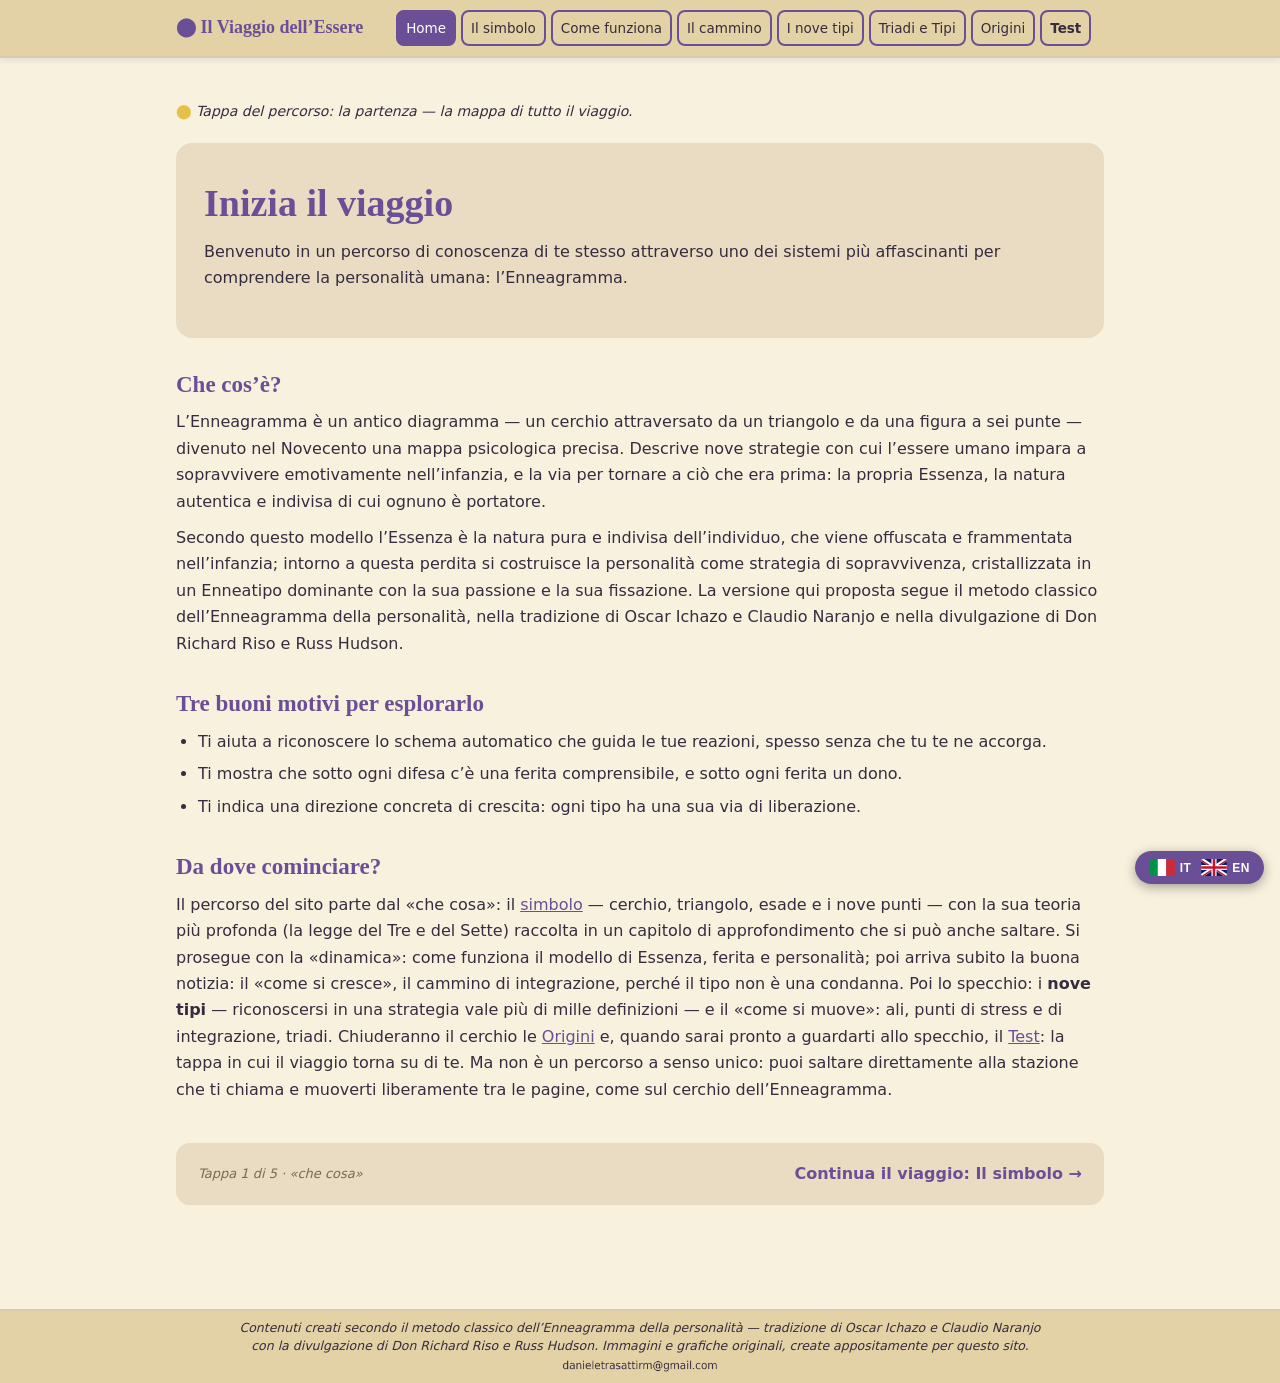
<file: index.html>
<!DOCTYPE html>
<html lang="it">
<head>
<meta charset="UTF-8">
<meta name="viewport" content="width=device-width, initial-scale=1.0">
<title>Home — Il Viaggio dell’Essere</title>
<meta name="description" content="Cos’è l’Enneagramma: un percorso di conoscenza di sé in cinque tappe, dal simbolo ai nove tipi fino al Test.">
<link rel="stylesheet" href="css/style.css?v=35">
</head>
<body>
<nav><div class="inner"><a class="logo" href="index.html">⬤ Il Viaggio dell’Essere</a><a class="nl active" href="index.html">Home</a><a class="nl" href="simbolo.html">Il simbolo</a><a class="nl" href="metodo.html">Come funziona</a><a class="nl" href="cammino.html">Il cammino</a><a class="nl" href="tipi.html">I nove tipi</a><a class="nl" href="triadi-tipi.html">Triadi e Tipi</a><a class="nl" href="origini.html">Origini</a><a class="nl" href="test.html"><strong>Test</strong></a></div></nav>
<main>
<p class="traccia"><span class="dot">⬤</span> Tappa del percorso: la partenza — la mappa di tutto il viaggio.</p>

<div class="hero"><h1>Inizia il viaggio</h1>
<p>Benvenuto in un percorso di conoscenza di te stesso attraverso uno dei sistemi più affascinanti per comprendere la personalità umana: l’Enneagramma.</p></div>
<h2>Che cos’è?</h2>
<p>L’Enneagramma è un antico diagramma — un cerchio attraversato da un triangolo e da una figura a sei punte — divenuto nel Novecento una mappa psicologica precisa. Descrive nove strategie con cui l’essere umano impara a sopravvivere emotivamente nell’infanzia, e la via per tornare a ciò che era prima: la propria Essenza, la natura autentica e indivisa di cui ognuno è portatore.</p>
<p>Secondo questo modello l’Essenza è la natura pura e indivisa dell’individuo, che viene offuscata e frammentata nell’infanzia; intorno a questa perdita si costruisce la personalità come strategia di sopravvivenza, cristallizzata in un Enneatipo dominante con la sua passione e la sua fissazione. La versione qui proposta segue il metodo classico dell’Enneagramma della personalità, nella tradizione di Oscar Ichazo e Claudio Naranjo e nella divulgazione di Don Richard Riso e Russ Hudson.</p>
<h2>Tre buoni motivi per esplorarlo</h2>
<ul class="blist">
<li>Ti aiuta a riconoscere lo schema automatico che guida le tue reazioni, spesso senza che tu te ne accorga.</li>
<li>Ti mostra che sotto ogni difesa c’è una ferita comprensibile, e sotto ogni ferita un dono.</li>
<li>Ti indica una direzione concreta di crescita: ogni tipo ha una sua via di liberazione.</li></ul>
<h2>Da dove cominciare?</h2>
<p>Il percorso del sito parte dal «che cosa»: il <a href="simbolo.html">simbolo</a> — cerchio, triangolo, esade e i nove punti — con la sua teoria più profonda (la legge del Tre e del Sette) raccolta in un capitolo di approfondimento che si può anche saltare. Si prosegue con la «dinamica»: come funziona il modello di Essenza, ferita e personalità; poi arriva subito la buona notizia: il «come si cresce», il cammino di integrazione, perché il tipo non è una condanna. Poi lo specchio: i <strong>nove tipi</strong> — riconoscersi in una strategia vale più di mille definizioni — e il «come si muove»: ali, punti di stress e di integrazione, triadi. Chiuderanno il cerchio le <a href="origini.html">Origini</a> e, quando sarai pronto a guardarti allo specchio, il <a href="test.html">Test</a>: la tappa in cui il viaggio torna su di te. Ma non è un percorso a senso unico: puoi saltare direttamente alla stazione che ti chiama e muoverti liberamente tra le pagine, come sul cerchio dell’Enneagramma.</p>


<div class="next"><span class="stage">Tappa 1 di 5 · «che cosa»</span><a href="simbolo.html">Continua il viaggio: Il simbolo →</a></div>
</main>
<footer><p class="note">Contenuti creati secondo il metodo classico dell’Enneagramma della personalità — tradizione di Oscar Ichazo e Claudio Naranjo<br>con la divulgazione di Don Richard Riso e Russ Hudson. Immagini e grafiche originali, create appositamente per questo sito.</p>
<p class="webmaster"><img class="wm-mail" src="assets/img/08_webmaster_email.png" alt="Indirizzo email del webmaster"></p></footer>
<div id="google_translate_element" style="display:none"></div>
<script>
function googleTranslateElementInit(){new google.translate.TranslateElement({pageLanguage:'it',includedLanguages:'en',autoDisplay:false},'google_translate_element');}
function switchLang(l){var d=new Date();d.setTime(d.getTime()+86400000);if(l==='it'){document.cookie='googtrans=;expires=Thu, 01 Jan 1970 00:00:00 GMT;path=/';}else{document.cookie='googtrans=/it/'+l+';expires='+d.toUTCString()+';path=/';}location.reload();return false;}
window.addEventListener('load',function(){var m=document.cookie.match(/googtrans=\/it\/(\w+)/);if(m&&m[1]!='it'){document.querySelectorAll('[data-en]').forEach(function(a){if(a.tagName==='IMG'){a.src=a.getAttribute('data-en');}else{a.href=a.getAttribute('data-en');}});}});</script>
<script src="https://translate.google.com/translate_a/element.js?cb=googleTranslateElementInit"></script>
<script src="assets/js/translate-fixes.js"></script>
<div class="lang-float" title="Lingua / Language"><a href="#" onclick="return switchLang('it')" aria-label="Italiano" title="Italiano"><svg class="flag" viewBox="0 0 60 40" role="img" aria-label="IT"><rect width="20" height="40" fill="#009246"></rect><rect x="20" width="20" height="40" fill="#ffffff"></rect><rect x="40" width="20" height="40" fill="#CE2B37"></rect></svg><span>IT</span></a><a href="#" onclick="return switchLang('en')" aria-label="English" title="English"><svg class="flag" viewBox="0 0 60 40" role="img" aria-label="EN"><rect width="60" height="40" fill="#012169"></rect><path d="M0 0 L60 40 M60 0 L0 40" stroke="#ffffff" stroke-width="8" fill="none"></path><path d="M0 3 L57 40 M60 3 L3 40" stroke="#C8102E" stroke-width="3.5" fill="none"></path><path d="M30 0 V40 M0 20 H60" stroke="#ffffff" stroke-width="12" fill="none"></path><path d="M30 0 V40 M0 20 H60" stroke="#C8102E" stroke-width="6" fill="none"></path></svg><span>EN</span></a></div>
</body>
</html>
</file>
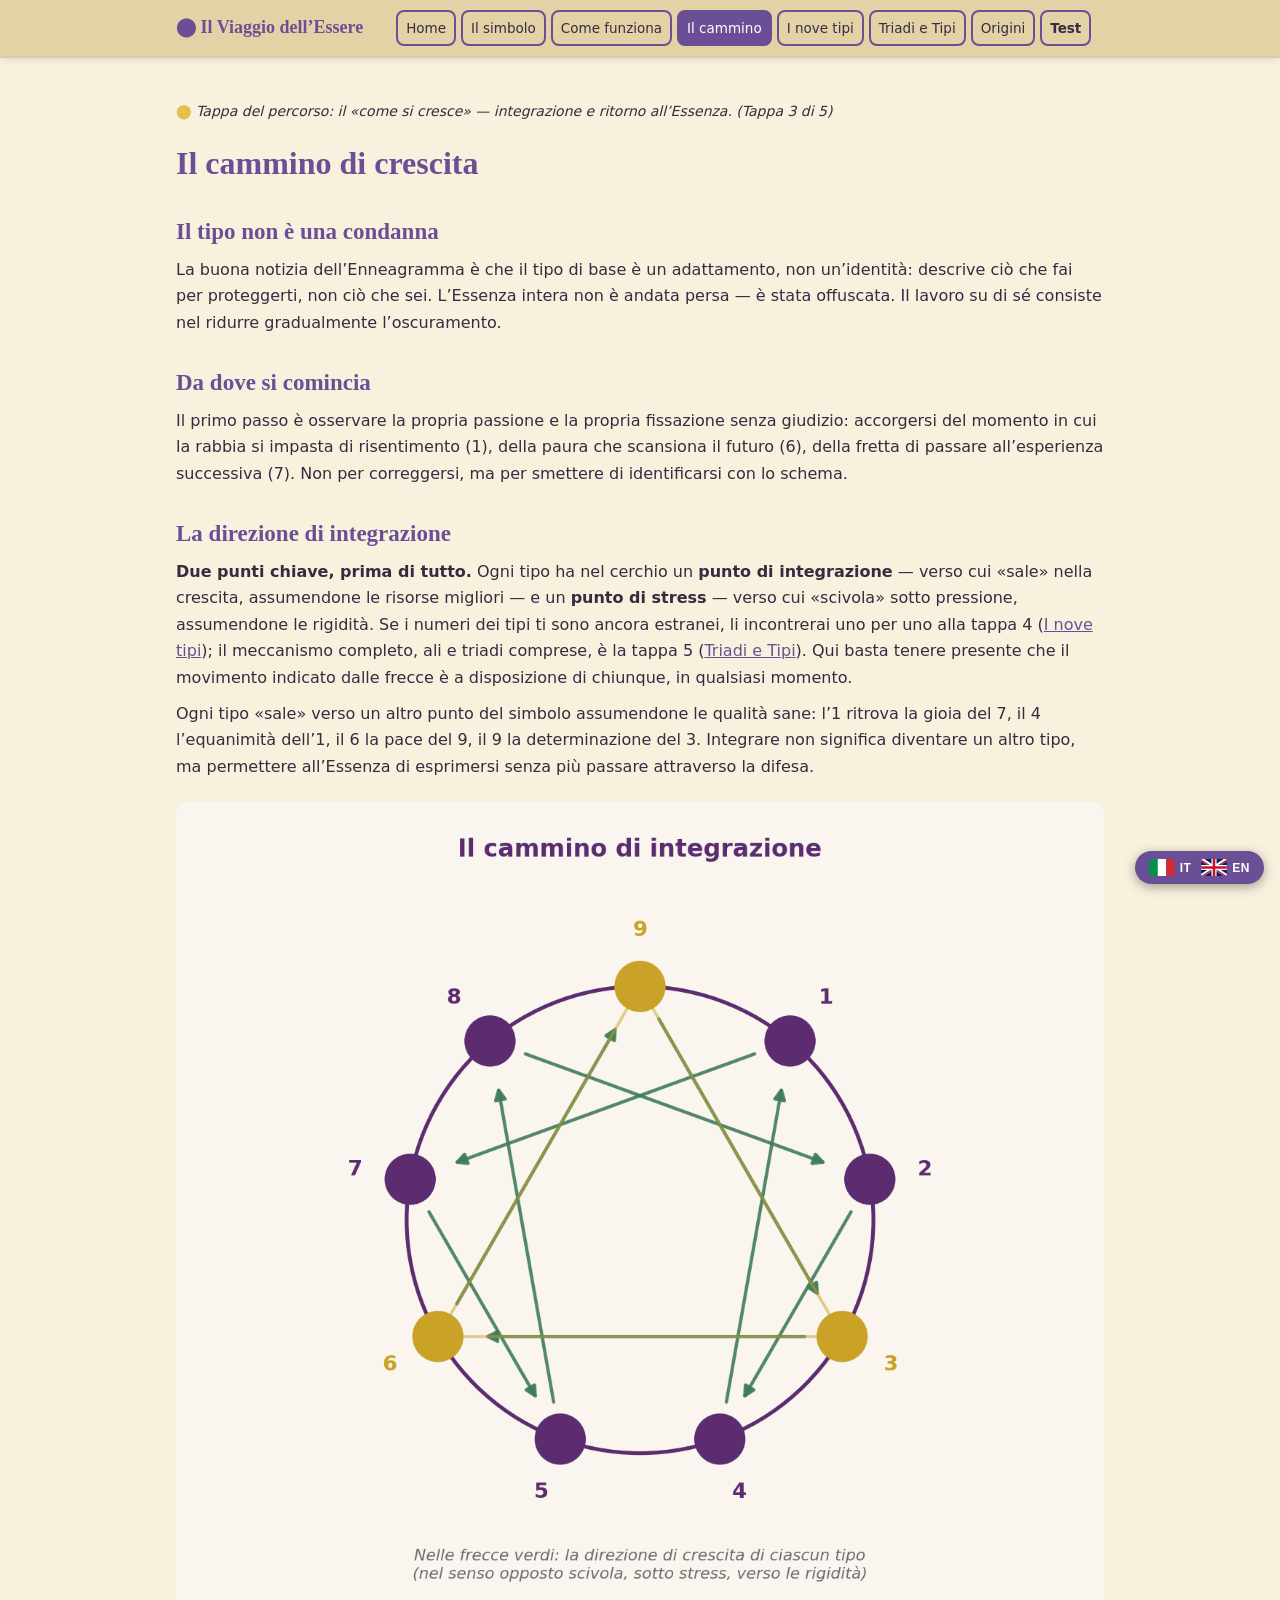
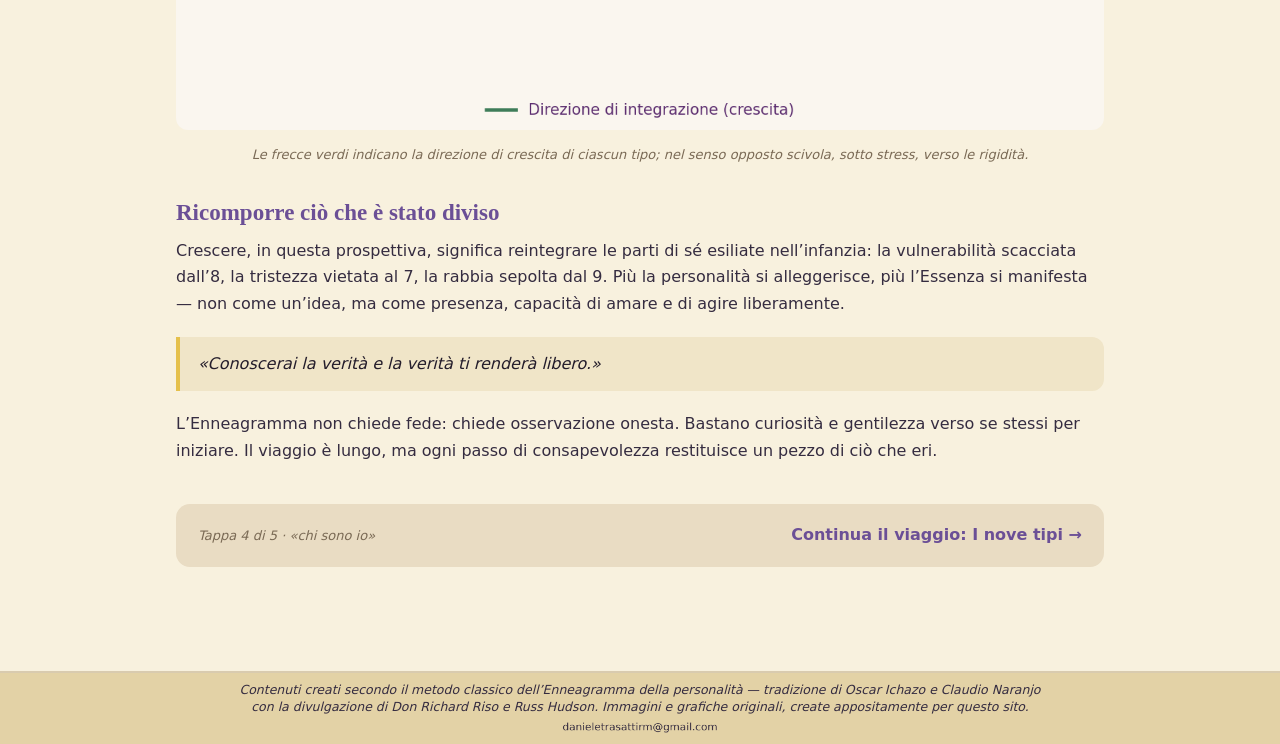
<file: cammino.html>
<!DOCTYPE html>
<html lang="it">
<head>
<meta charset="UTF-8">
<meta name="viewport" content="width=device-width, initial-scale=1.0">
<title>Il cammino di crescita — Il Viaggio dell’Essere</title>
<meta name="description" content="Il lavoro su di sé: osservazione, direzione di integrazione, ricomposizione dell’Essenza.">
<link rel="stylesheet" href="css/style.css?v=35">
</head>
<body>
<nav><div class="inner"><a class="logo" href="index.html">⬤ Il Viaggio dell’Essere</a><a class="nl" href="index.html">Home</a><a class="nl" href="simbolo.html">Il simbolo</a><a class="nl" href="metodo.html">Come funziona</a><a class="nl active" href="cammino.html">Il cammino</a><a class="nl" href="tipi.html">I nove tipi</a><a class="nl" href="triadi-tipi.html">Triadi e Tipi</a><a class="nl" href="origini.html">Origini</a><a class="nl" href="test.html"><strong>Test</strong></a></div></nav>
<main>
<p class="traccia"><span class="dot">⬤</span> Tappa del percorso: il «come si cresce» — integrazione e ritorno all’Essenza. (Tappa 3 di 5)</p>

<h1>Il cammino di crescita</h1>
<h2>Il tipo non è una condanna</h2>
<p>La buona notizia dell’Enneagramma è che il tipo di base è un adattamento, non un’identità: descrive ciò che fai per proteggerti, non ciò che sei. L’Essenza intera non è andata persa — è stata offuscata. Il lavoro su di sé consiste nel ridurre gradualmente l’oscuramento.</p>
<h2>Da dove si comincia</h2>
<p>Il primo passo è osservare la propria passione e la propria fissazione senza giudizio: accorgersi del momento in cui la rabbia si impasta di risentimento (1), della paura che scansiona il futuro (6), della fretta di passare all’esperienza successiva (7). Non per correggersi, ma per smettere di identificarsi con lo schema.</p>
<h2>La direzione di integrazione</h2>
<p><strong>Due punti chiave, prima di tutto.</strong> Ogni tipo ha nel cerchio un <strong>punto di integrazione</strong> — verso cui «sale» nella crescita, assumendone le risorse migliori — e un <strong>punto di stress</strong> — verso cui «scivola» sotto pressione, assumendone le rigidità. Se i numeri dei tipi ti sono ancora estranei, li incontrerai uno per uno alla tappa 4 (<a href="tipi.html">I nove tipi</a>); il meccanismo completo, ali e triadi comprese, è la tappa 5 (<a href="triadi-tipi.html">Triadi e Tipi</a>). Qui basta tenere presente che il movimento indicato dalle frecce è a disposizione di chiunque, in qualsiasi momento.</p>
<p>Ogni tipo «sale» verso un altro punto del simbolo assumendone le qualità sane: l’1 ritrova la gioia del 7, il 4 l’equanimità dell’1, il 6 la pace del 9, il 9 la determinazione del 3. Integrare non significa diventare un altro tipo, ma permettere all’Essenza di esprimersi senza più passare attraverso la difesa.</p>
<div class="fig"><img src="assets/img/04_cammino_integrazione.png" data-en="assets/img/en/04_cammino_integrazione.png" alt="Il cerchio con le frecce verdi della direzione di integrazione">
<figcaption>Le frecce verdi indicano la direzione di crescita di ciascun tipo; nel senso opposto scivola, sotto stress, verso le rigidità.</figcaption></div>
<h2>Ricomporre ciò che è stato diviso</h2>
<p>Crescere, in questa prospettiva, significa reintegrare le parti di sé esiliate nell’infanzia: la vulnerabilità scacciata dall’8, la tristezza vietata al 7, la rabbia sepolta dal 9. Più la personalità si alleggerisce, più l’Essenza si manifesta — non come un’idea, ma come presenza, capacità di amare e di agire liberamente.</p>
<div class="quote">«Conoscerai la verità e la verità ti renderà libero.»</div>
<p>L’Enneagramma non chiede fede: chiede osservazione onesta. Bastano curiosità e gentilezza verso se stessi per iniziare. Il viaggio è lungo, ma ogni passo di consapevolezza restituisce un pezzo di ciò che eri.</p>

<div class="next"><span class="stage">Tappa 4 di 5 · «chi sono io»</span><a href="tipi.html">Continua il viaggio: I nove tipi →</a></div>
</main>
<footer><p class="note">Contenuti creati secondo il metodo classico dell’Enneagramma della personalità — tradizione di Oscar Ichazo e Claudio Naranjo<br>con la divulgazione di Don Richard Riso e Russ Hudson. Immagini e grafiche originali, create appositamente per questo sito.</p>
<p class="webmaster"><img class="wm-mail" src="assets/img/08_webmaster_email.png" alt="Indirizzo email del webmaster"></p></footer>
<div id="google_translate_element" style="display:none"></div>
<script>
function googleTranslateElementInit(){new google.translate.TranslateElement({pageLanguage:'it',includedLanguages:'en',autoDisplay:false},'google_translate_element');}
function switchLang(l){var d=new Date();d.setTime(d.getTime()+86400000);if(l==='it'){document.cookie='googtrans=;expires=Thu, 01 Jan 1970 00:00:00 GMT;path=/';}else{document.cookie='googtrans=/it/'+l+';expires='+d.toUTCString()+';path=/';}location.reload();return false;}
window.addEventListener('load',function(){var m=document.cookie.match(/googtrans=\/it\/(\w+)/);if(m&&m[1]!='it'){document.querySelectorAll('[data-en]').forEach(function(a){if(a.tagName==='IMG'){a.src=a.getAttribute('data-en');}else{a.href=a.getAttribute('data-en');}});}});</script>
<script src="https://translate.google.com/translate_a/element.js?cb=googleTranslateElementInit"></script>
<script src="assets/js/translate-fixes.js"></script>
<div class="lang-float" title="Lingua / Language"><a href="#" onclick="return switchLang('it')" aria-label="Italiano" title="Italiano"><svg class="flag" viewBox="0 0 60 40" role="img" aria-label="IT"><rect width="20" height="40" fill="#009246"></rect><rect x="20" width="20" height="40" fill="#ffffff"></rect><rect x="40" width="20" height="40" fill="#CE2B37"></rect></svg><span>IT</span></a><a href="#" onclick="return switchLang('en')" aria-label="English" title="English"><svg class="flag" viewBox="0 0 60 40" role="img" aria-label="EN"><rect width="60" height="40" fill="#012169"></rect><path d="M0 0 L60 40 M60 0 L0 40" stroke="#ffffff" stroke-width="8" fill="none"></path><path d="M0 3 L57 40 M60 3 L3 40" stroke="#C8102E" stroke-width="3.5" fill="none"></path><path d="M30 0 V40 M0 20 H60" stroke="#ffffff" stroke-width="12" fill="none"></path><path d="M30 0 V40 M0 20 H60" stroke="#C8102E" stroke-width="6" fill="none"></path></svg><span>EN</span></a></div>
</body>
</html>
</file>
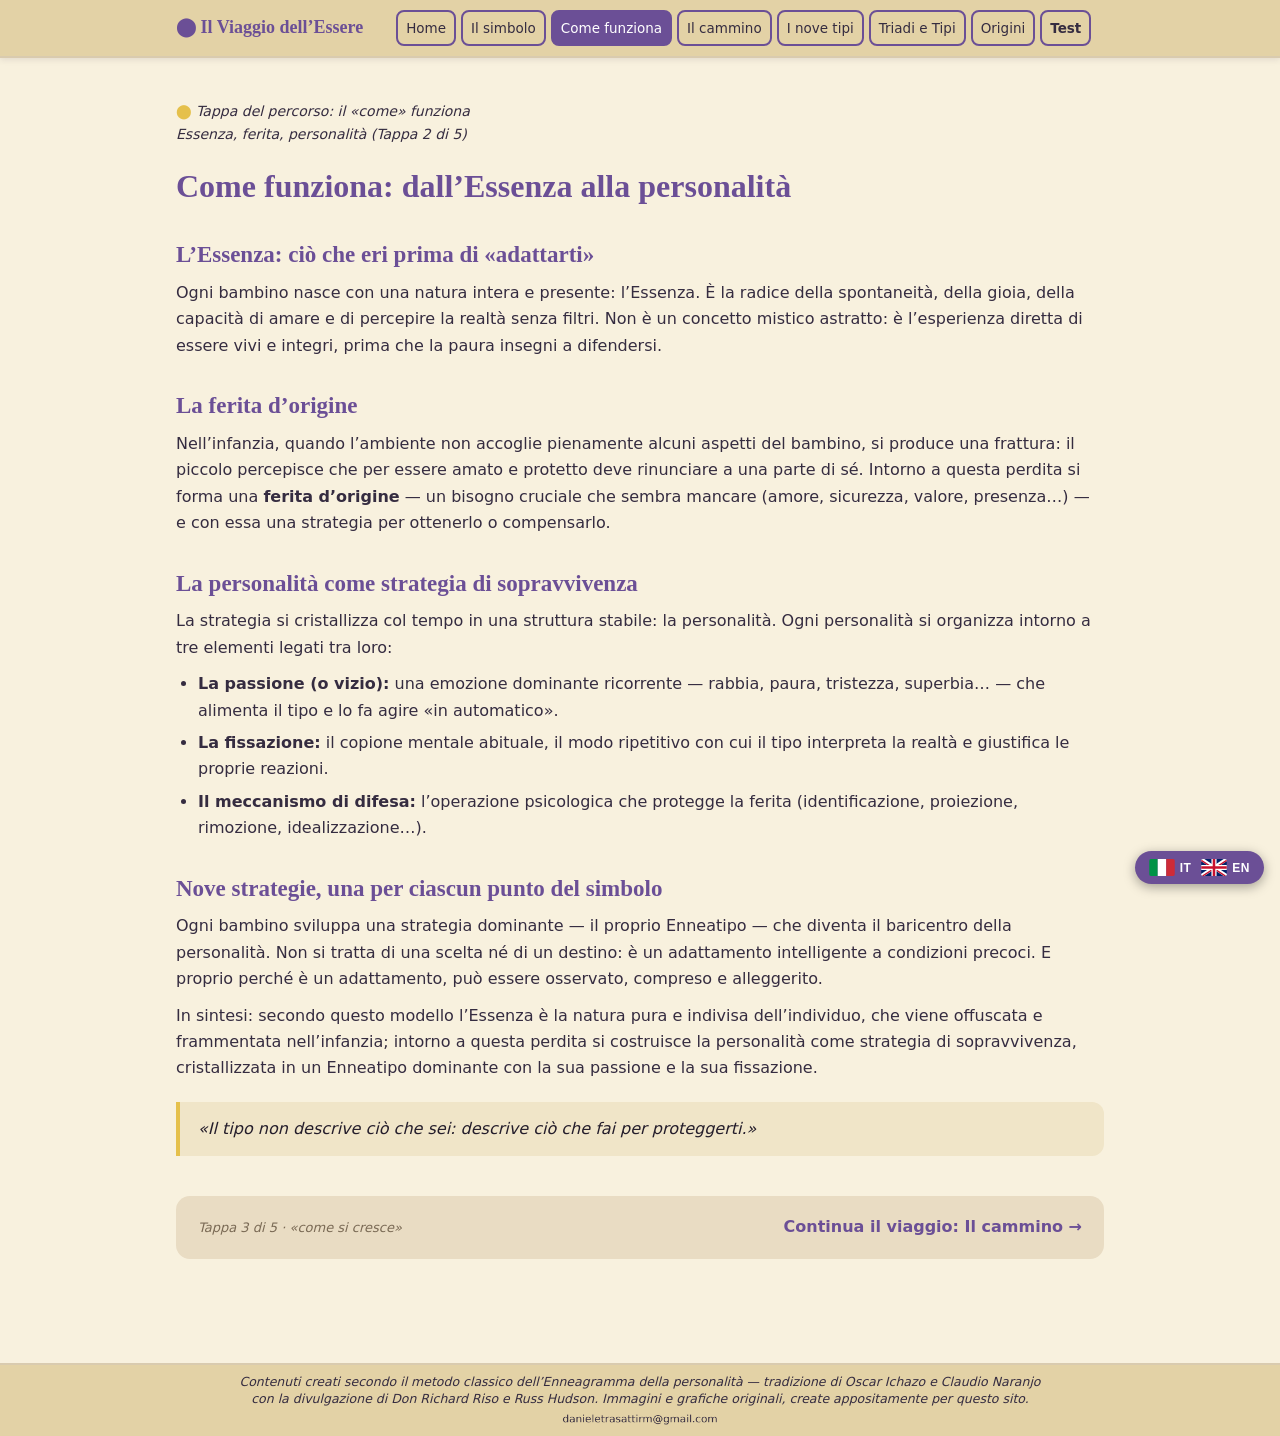
<file: metodo.html>
<!DOCTYPE html>
<html lang="it">
<head>
<meta charset="UTF-8">
<meta name="viewport" content="width=device-width, initial-scale=1.0">
<title>Come funziona — Il Viaggio dell’Essere</title>
<meta name="description" content="Essenza, ferita d’origine e personalità: il modello dell’Enneagramma classico spiegato semplice.">
<link rel="stylesheet" href="css/style.css?v=35">
</head>
<body>
<nav><div class="inner"><a class="logo" href="index.html">⬤ Il Viaggio dell’Essere</a><a class="nl" href="index.html">Home</a><a class="nl" href="simbolo.html">Il simbolo</a><a class="nl active" href="metodo.html">Come funziona</a><a class="nl" href="cammino.html">Il cammino</a><a class="nl" href="tipi.html">I nove tipi</a><a class="nl" href="triadi-tipi.html">Triadi e Tipi</a><a class="nl" href="origini.html">Origini</a><a class="nl" href="test.html"><strong>Test</strong></a></div></nav>
<main>
<p class="traccia"><span class="dot">⬤</span> Tappa del percorso: il «come» funziona<br>Essenza, ferita, personalità (Tappa 2 di 5)</p>

<h1>Come funziona: dall’Essenza alla personalità</h1>
<h2>L’Essenza: ciò che eri prima di «adattarti»</h2>
<p>Ogni bambino nasce con una natura intera e presente: l’Essenza. È la radice della spontaneità, della gioia, della capacità di amare e di percepire la realtà senza filtri. Non è un concetto mistico astratto: è l’esperienza diretta di essere vivi e integri, prima che la paura insegni a difendersi.</p>
<h2>La ferita d’origine</h2>
<p>Nell’infanzia, quando l’ambiente non accoglie pienamente alcuni aspetti del bambino, si produce una frattura: il piccolo percepisce che per essere amato e protetto deve rinunciare a una parte di sé. Intorno a questa perdita si forma una <strong>ferita d’origine</strong> — un bisogno cruciale che sembra mancare (amore, sicurezza, valore, presenza…) — e con essa una strategia per ottenerlo o compensarlo.</p>
<h2>La personalità come strategia di sopravvivenza</h2>
<p>La strategia si cristallizza col tempo in una struttura stabile: la personalità. Ogni personalità si organizza intorno a tre elementi legati tra loro:</p>
<ul class="blist">
<li><strong>La passione (o vizio):</strong> una emozione dominante ricorrente — rabbia, paura, tristezza, superbia… — che alimenta il tipo e lo fa agire «in automatico».</li>
<li><strong>La fissazione:</strong> il copione mentale abituale, il modo ripetitivo con cui il tipo interpreta la realtà e giustifica le proprie reazioni.</li>
<li><strong>Il meccanismo di difesa:</strong> l’operazione psicologica che protegge la ferita (identificazione, proiezione, rimozione, idealizzazione…).</li></ul>
<h2>Nove strategie, una per ciascun punto del simbolo</h2>
<p>Ogni bambino sviluppa una strategia dominante — il proprio Enneatipo — che diventa il baricentro della personalità. Non si tratta di una scelta né di un destino: è un adattamento intelligente a condizioni precoci. E proprio perché è un adattamento, può essere osservato, compreso e alleggerito.</p>
<p>In sintesi: secondo questo modello l’Essenza è la natura pura e indivisa dell’individuo, che viene offuscata e frammentata nell’infanzia; intorno a questa perdita si costruisce la personalità come strategia di sopravvivenza, cristallizzata in un Enneatipo dominante con la sua passione e la sua fissazione.</p>
<div class="quote">«Il tipo non descrive ciò che sei: descrive ciò che fai per proteggerti.»</div>

<div class="next"><span class="stage">Tappa 3 di 5 · «come si cresce»</span><a href="cammino.html">Continua il viaggio: Il cammino →</a></div>
</main>
<footer><p class="note">Contenuti creati secondo il metodo classico dell’Enneagramma della personalità — tradizione di Oscar Ichazo e Claudio Naranjo<br>con la divulgazione di Don Richard Riso e Russ Hudson. Immagini e grafiche originali, create appositamente per questo sito.</p>
<p class="webmaster"><img class="wm-mail" src="assets/img/08_webmaster_email.png" alt="Indirizzo email del webmaster"></p></footer>
<div id="google_translate_element" style="display:none"></div>
<script>
function googleTranslateElementInit(){new google.translate.TranslateElement({pageLanguage:'it',includedLanguages:'en',autoDisplay:false},'google_translate_element');}
function switchLang(l){var d=new Date();d.setTime(d.getTime()+86400000);if(l==='it'){document.cookie='googtrans=;expires=Thu, 01 Jan 1970 00:00:00 GMT;path=/';}else{document.cookie='googtrans=/it/'+l+';expires='+d.toUTCString()+';path=/';}location.reload();return false;}
window.addEventListener('load',function(){var m=document.cookie.match(/googtrans=\/it\/(\w+)/);if(m&&m[1]!='it'){document.querySelectorAll('[data-en]').forEach(function(a){if(a.tagName==='IMG'){a.src=a.getAttribute('data-en');}else{a.href=a.getAttribute('data-en');}});}});</script>
<script src="https://translate.google.com/translate_a/element.js?cb=googleTranslateElementInit"></script>
<script src="assets/js/translate-fixes.js"></script>
<div class="lang-float" title="Lingua / Language"><a href="#" onclick="return switchLang('it')" aria-label="Italiano" title="Italiano"><svg class="flag" viewBox="0 0 60 40" role="img" aria-label="IT"><rect width="20" height="40" fill="#009246"></rect><rect x="20" width="20" height="40" fill="#ffffff"></rect><rect x="40" width="20" height="40" fill="#CE2B37"></rect></svg><span>IT</span></a><a href="#" onclick="return switchLang('en')" aria-label="English" title="English"><svg class="flag" viewBox="0 0 60 40" role="img" aria-label="EN"><rect width="60" height="40" fill="#012169"></rect><path d="M0 0 L60 40 M60 0 L0 40" stroke="#ffffff" stroke-width="8" fill="none"></path><path d="M0 3 L57 40 M60 3 L3 40" stroke="#C8102E" stroke-width="3.5" fill="none"></path><path d="M30 0 V40 M0 20 H60" stroke="#ffffff" stroke-width="12" fill="none"></path><path d="M30 0 V40 M0 20 H60" stroke="#C8102E" stroke-width="6" fill="none"></path></svg><span>EN</span></a></div>
</body>
</html>
</file>
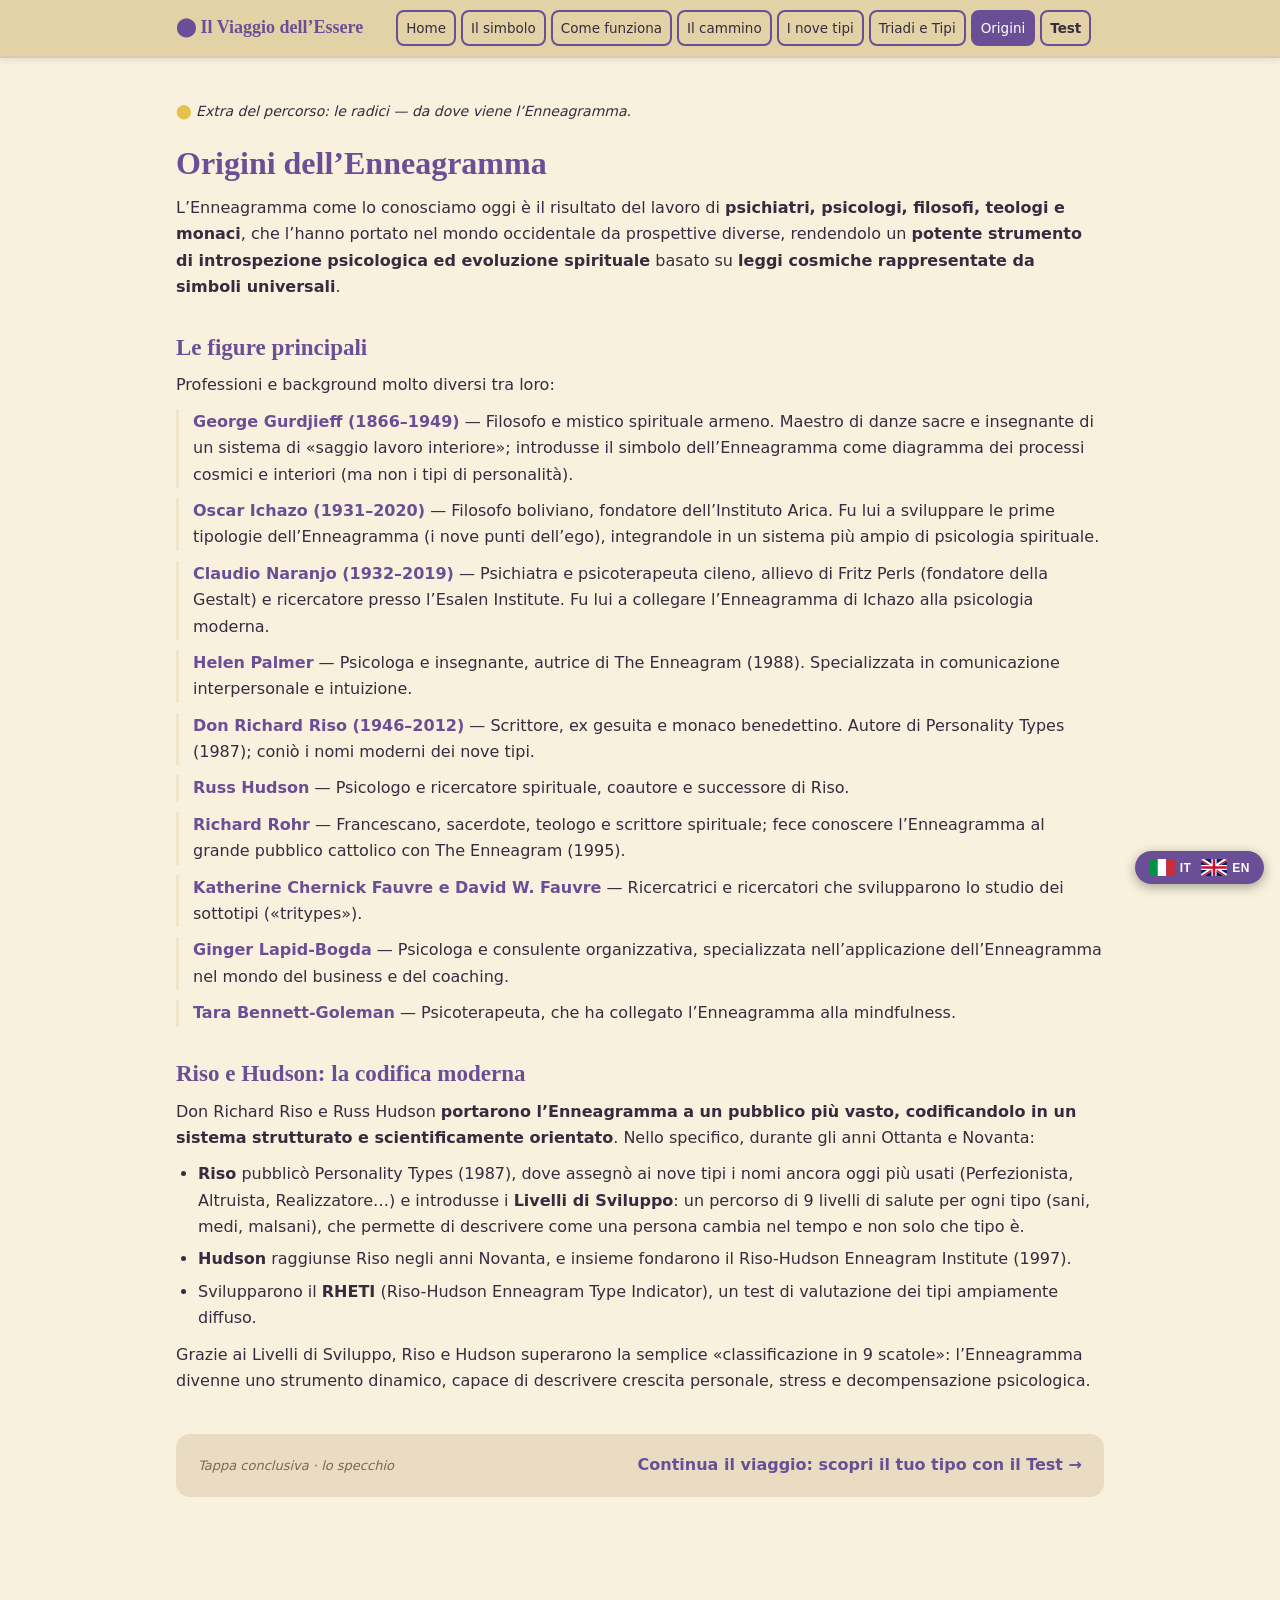
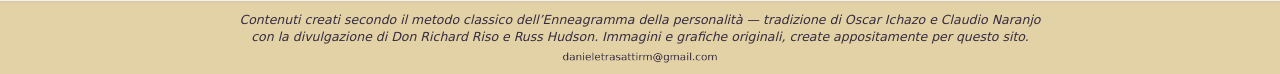
<file: origini.html>
<!DOCTYPE html>
<html lang="it">
<head>
<meta charset="UTF-8">
<meta name="viewport" content="width=device-width, initial-scale=1.0">
<title>Origini dell’Enneagramma — Il Viaggio dell’Essere</title>
<meta name="description" content="Le figure e le tappe che hanno portato il simbolo dall’antichità alla psicologia moderna.">
<link rel="stylesheet" href="css/style.css?v=35">
</head>
<body>
<nav><div class="inner"><a class="logo" href="index.html">⬤ Il Viaggio dell’Essere</a><a class="nl" href="index.html">Home</a><a class="nl" href="simbolo.html">Il simbolo</a><a class="nl" href="metodo.html">Come funziona</a><a class="nl" href="cammino.html">Il cammino</a><a class="nl" href="tipi.html">I nove tipi</a><a class="nl" href="triadi-tipi.html">Triadi e Tipi</a><a class="nl active" href="origini.html">Origini</a><a class="nl" href="test.html"><strong>Test</strong></a></div></nav>
<main>
<p class="traccia"><span class="dot">⬤</span> Extra del percorso: le radici — da dove viene l’Enneagramma.</p>

<h1>Origini dell’Enneagramma</h1>
<p>L’Enneagramma come lo conosciamo oggi è il risultato del lavoro di <strong>psichiatri, psicologi, filosofi, teologi e monaci</strong>, che l’hanno portato nel mondo occidentale da prospettive diverse, rendendolo un <strong>potente strumento di introspezione psicologica ed evoluzione spirituale</strong> basato su <strong>leggi cosmiche rappresentate da simboli universali</strong>.</p>
<h2>Le figure principali</h2>
<p>Professioni e background molto diversi tra loro:</p>
<p class="persona"><b>George Gurdjieff (1866–1949)</b> — Filosofo e mistico spirituale armeno. Maestro di danze sacre e insegnante di un sistema di «saggio lavoro interiore»; introdusse il simbolo dell’Enneagramma come diagramma dei processi cosmici e interiori (ma non i tipi di personalità).</p><p class="persona"><b>Oscar Ichazo (1931–2020)</b> — Filosofo boliviano, fondatore dell’Instituto Arica. Fu lui a sviluppare le prime tipologie dell’Enneagramma (i nove punti dell’ego), integrandole in un sistema più ampio di psicologia spirituale.</p><p class="persona"><b>Claudio Naranjo (1932–2019)</b> — Psichiatra e psicoterapeuta cileno, allievo di Fritz Perls (fondatore della Gestalt) e ricercatore presso l’Esalen Institute. Fu lui a collegare l’Enneagramma di Ichazo alla psicologia moderna.</p><p class="persona"><b>Helen Palmer</b> — Psicologa e insegnante, autrice di The Enneagram (1988). Specializzata in comunicazione interpersonale e intuizione.</p><p class="persona"><b>Don Richard Riso (1946–2012)</b> — Scrittore, ex gesuita e monaco benedettino. Autore di Personality Types (1987); coniò i nomi moderni dei nove tipi.</p><p class="persona"><b>Russ Hudson</b> — Psicologo e ricercatore spirituale, coautore e successore di Riso.</p><p class="persona"><b>Richard Rohr</b> — Francescano, sacerdote, teologo e scrittore spirituale; fece conoscere l’Enneagramma al grande pubblico cattolico con The Enneagram (1995).</p><p class="persona"><b>Katherine Chernick Fauvre e David W. Fauvre</b> — Ricercatrici e ricercatori che svilupparono lo studio dei sottotipi («tritypes»).</p><p class="persona"><b>Ginger Lapid-Bogda</b> — Psicologa e consulente organizzativa, specializzata nell’applicazione dell’Enneagramma nel mondo del business e del coaching.</p><p class="persona"><b>Tara Bennett-Goleman</b> — Psicoterapeuta, che ha collegato l’Enneagramma alla mindfulness.</p>
<h2>Riso e Hudson: la codifica moderna</h2>
<p>Don Richard Riso e Russ Hudson <strong>portarono l’Enneagramma a un pubblico più vasto, codificandolo in un sistema strutturato e scientificamente orientato</strong>. Nello specifico, durante gli anni Ottanta e Novanta:</p>
<ul class="blist">
<li><strong>Riso</strong> pubblicò Personality Types (1987), dove assegnò ai nove tipi i nomi ancora oggi più usati (Perfezionista, Altruista, Realizzatore…) e introdusse i <strong>Livelli di Sviluppo</strong>: un percorso di 9 livelli di salute per ogni tipo (sani, medi, malsani), che permette di descrivere come una persona cambia nel tempo e non solo che tipo è.</li>
<li><strong>Hudson</strong> raggiunse Riso negli anni Novanta, e insieme fondarono il Riso-Hudson Enneagram Institute (1997).</li>
<li>Svilupparono il <strong>RHETI</strong> (Riso-Hudson Enneagram Type Indicator), un test di valutazione dei tipi ampiamente diffuso.</li></ul>
<p>Grazie ai Livelli di Sviluppo, Riso e Hudson superarono la semplice «classificazione in 9 scatole»: l’Enneagramma divenne uno strumento dinamico, capace di descrivere crescita personale, stress e decompensazione psicologica.</p>

<div class="next"><span class="stage">Tappa conclusiva · lo specchio</span><a href="test.html">Continua il viaggio: scopri il tuo tipo con il Test →</a></div>
</main>
<footer><p class="note">Contenuti creati secondo il metodo classico dell’Enneagramma della personalità — tradizione di Oscar Ichazo e Claudio Naranjo<br>con la divulgazione di Don Richard Riso e Russ Hudson. Immagini e grafiche originali, create appositamente per questo sito.</p>
<p class="webmaster"><img class="wm-mail" src="assets/img/08_webmaster_email.png" alt="Indirizzo email del webmaster"></p></footer>
<div id="google_translate_element" style="display:none"></div>
<script>
function googleTranslateElementInit(){new google.translate.TranslateElement({pageLanguage:'it',includedLanguages:'en',autoDisplay:false},'google_translate_element');}
function switchLang(l){var d=new Date();d.setTime(d.getTime()+86400000);if(l==='it'){document.cookie='googtrans=;expires=Thu, 01 Jan 1970 00:00:00 GMT;path=/';}else{document.cookie='googtrans=/it/'+l+';expires='+d.toUTCString()+';path=/';}location.reload();return false;}
window.addEventListener('load',function(){var m=document.cookie.match(/googtrans=\/it\/(\w+)/);if(m&&m[1]!='it'){document.querySelectorAll('[data-en]').forEach(function(a){if(a.tagName==='IMG'){a.src=a.getAttribute('data-en');}else{a.href=a.getAttribute('data-en');}});}});</script>
<script src="https://translate.google.com/translate_a/element.js?cb=googleTranslateElementInit"></script>
<script src="assets/js/translate-fixes.js"></script>
<div class="lang-float" title="Lingua / Language"><a href="#" onclick="return switchLang('it')" aria-label="Italiano" title="Italiano"><svg class="flag" viewBox="0 0 60 40" role="img" aria-label="IT"><rect width="20" height="40" fill="#009246"></rect><rect x="20" width="20" height="40" fill="#ffffff"></rect><rect x="40" width="20" height="40" fill="#CE2B37"></rect></svg><span>IT</span></a><a href="#" onclick="return switchLang('en')" aria-label="English" title="English"><svg class="flag" viewBox="0 0 60 40" role="img" aria-label="EN"><rect width="60" height="40" fill="#012169"></rect><path d="M0 0 L60 40 M60 0 L0 40" stroke="#ffffff" stroke-width="8" fill="none"></path><path d="M0 3 L57 40 M60 3 L3 40" stroke="#C8102E" stroke-width="3.5" fill="none"></path><path d="M30 0 V40 M0 20 H60" stroke="#ffffff" stroke-width="12" fill="none"></path><path d="M30 0 V40 M0 20 H60" stroke="#C8102E" stroke-width="6" fill="none"></path></svg><span>EN</span></a></div>
</body>
</html>
</file>
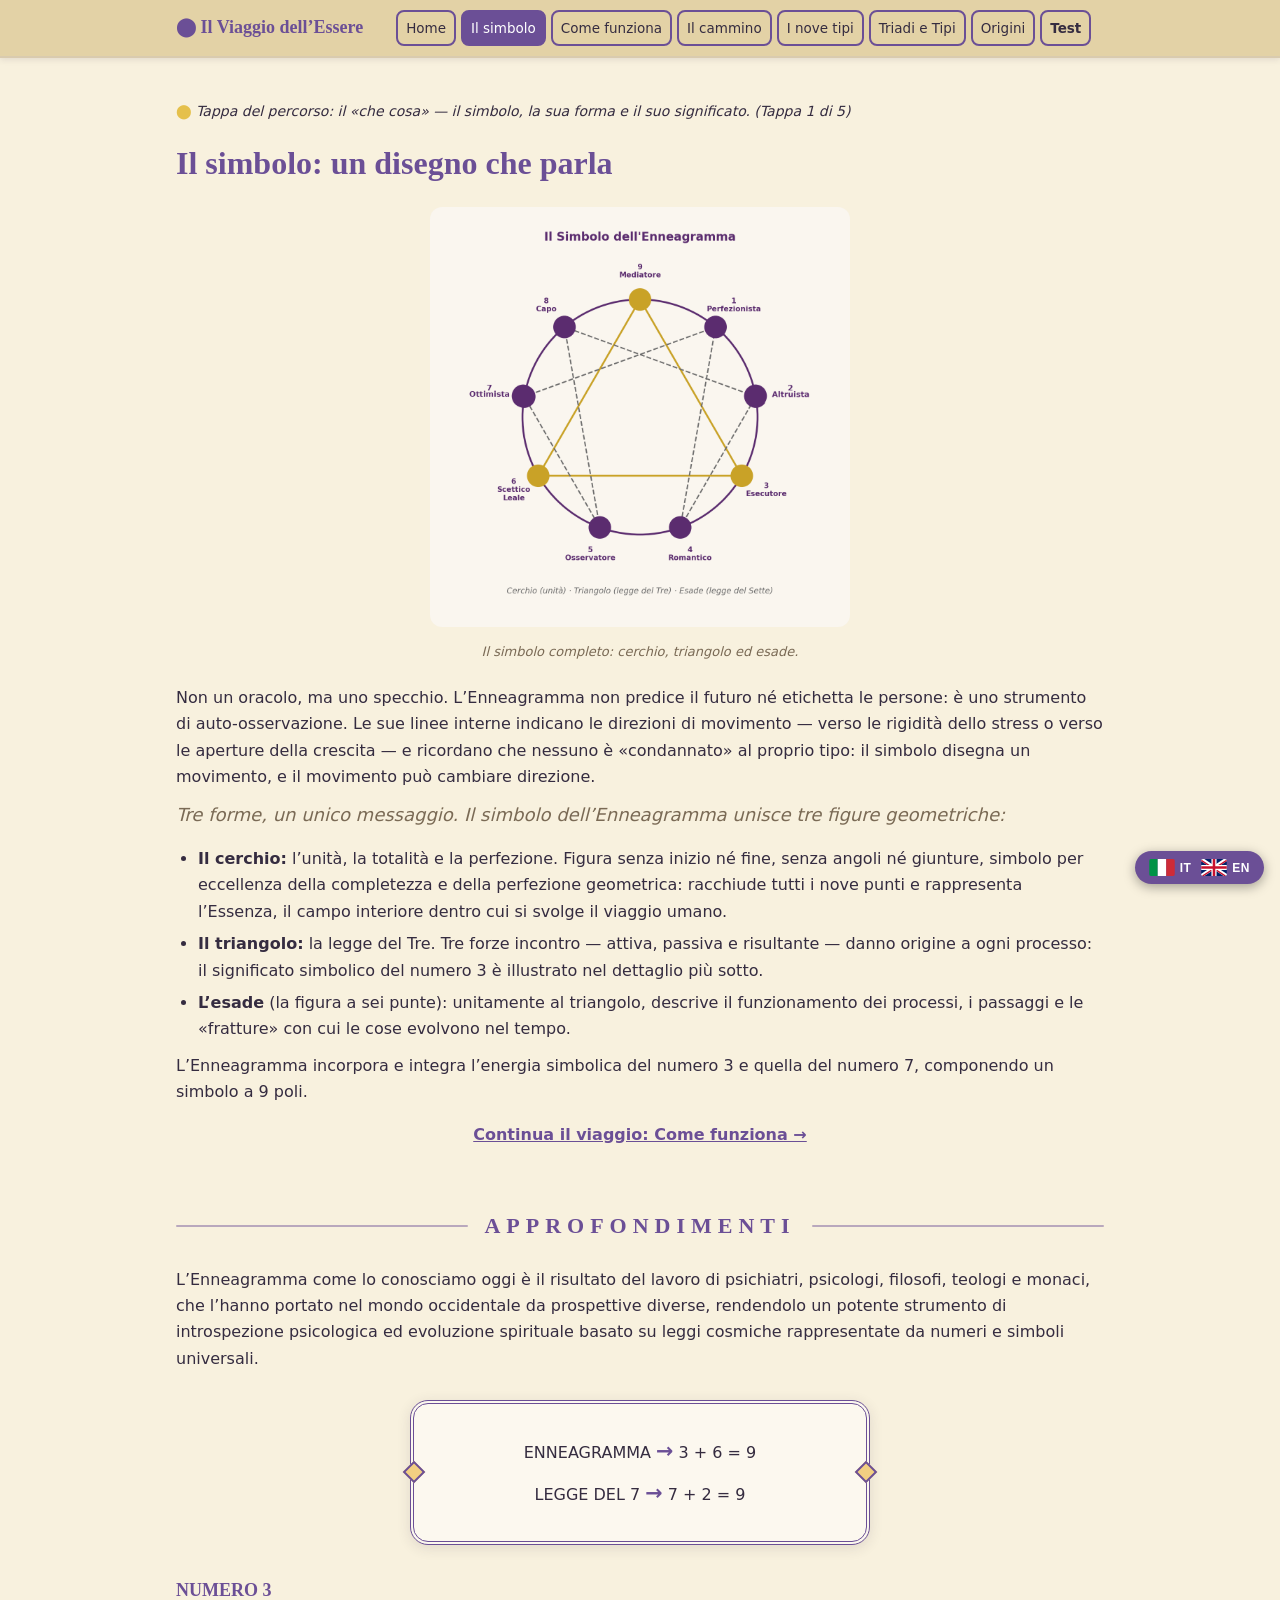
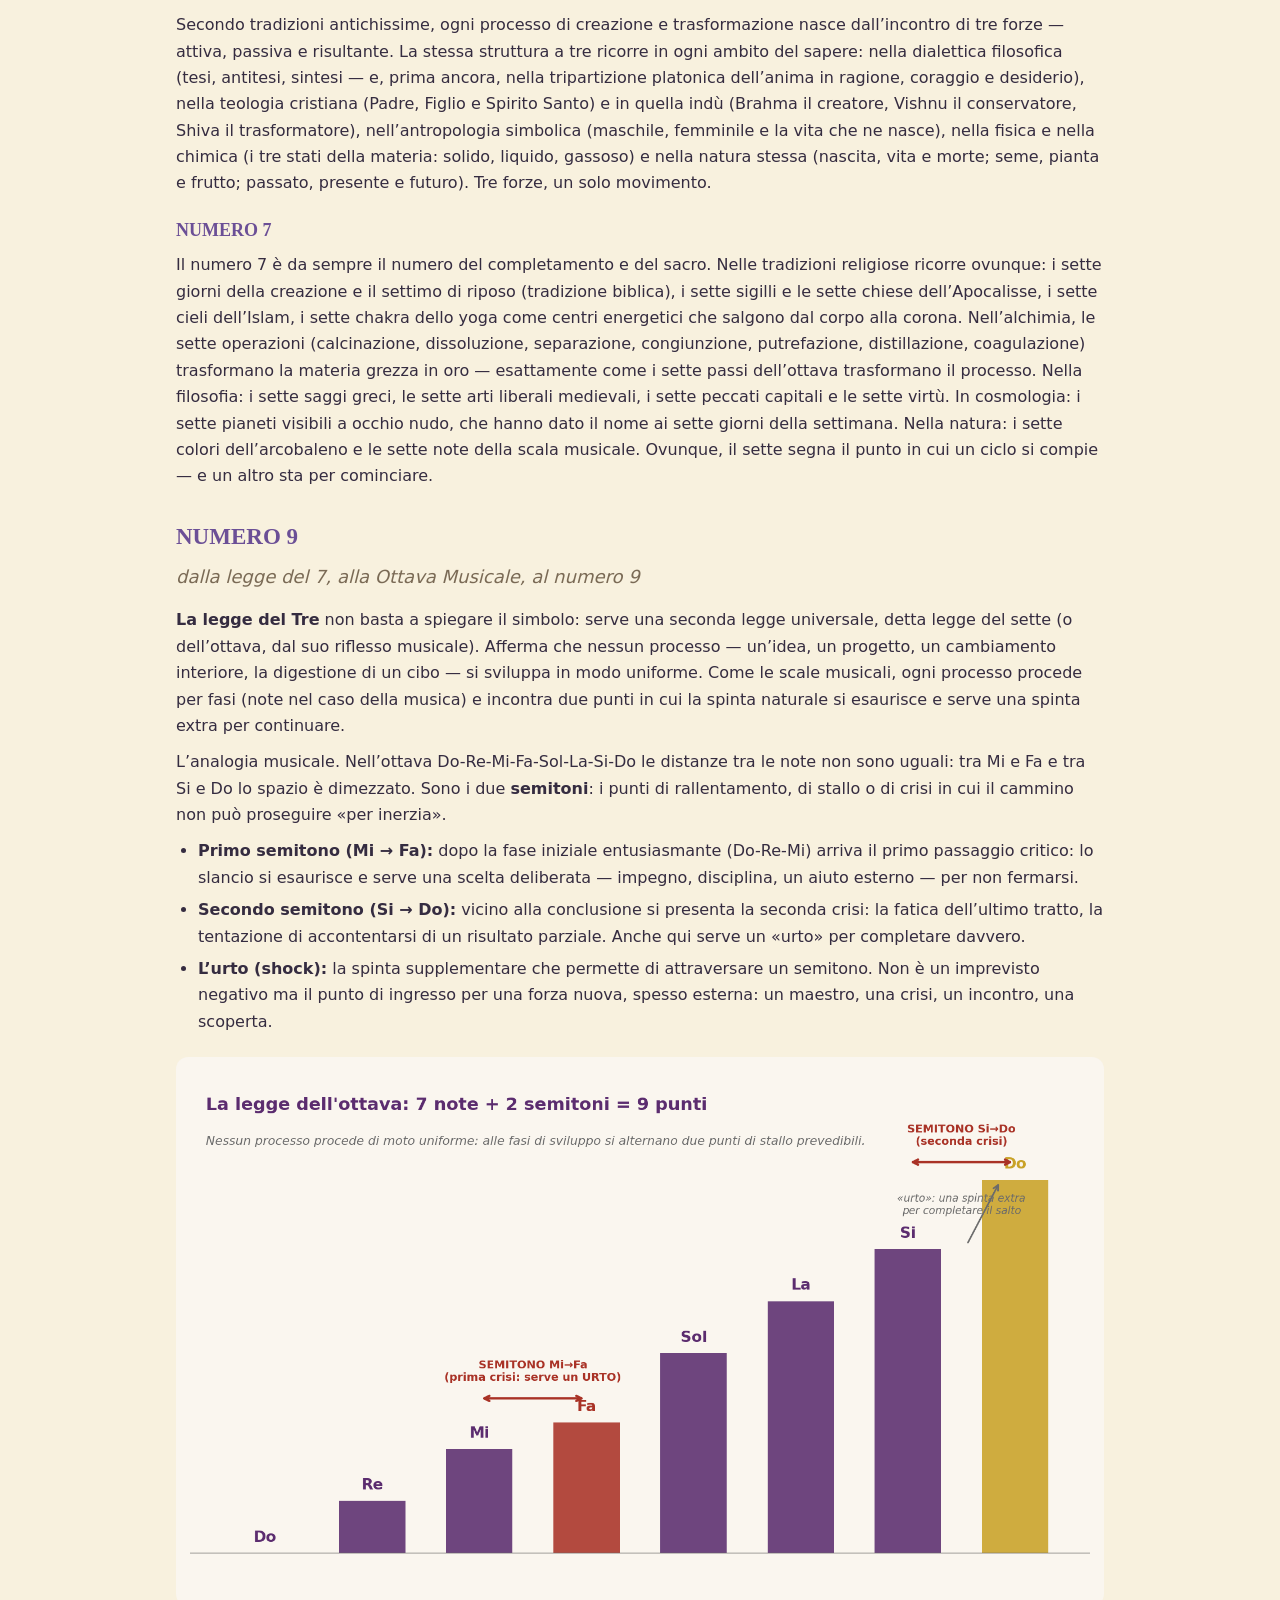
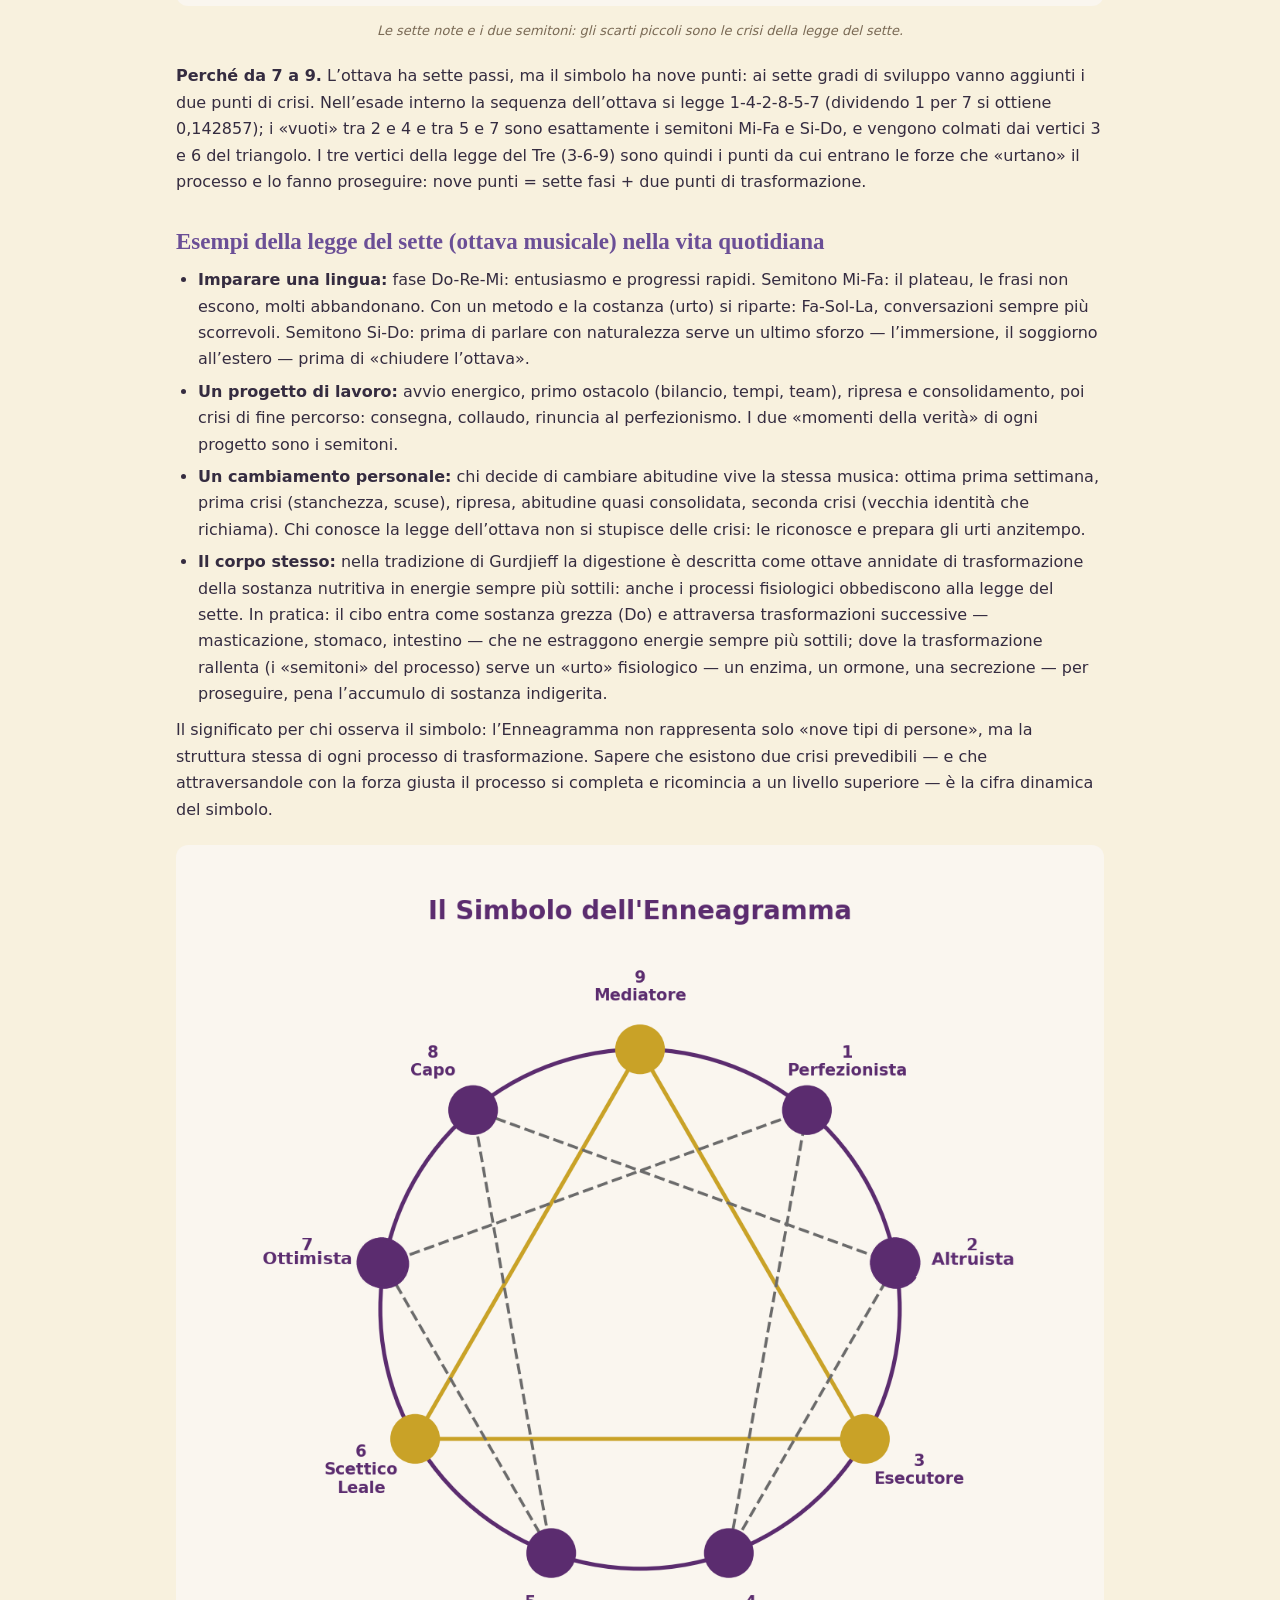
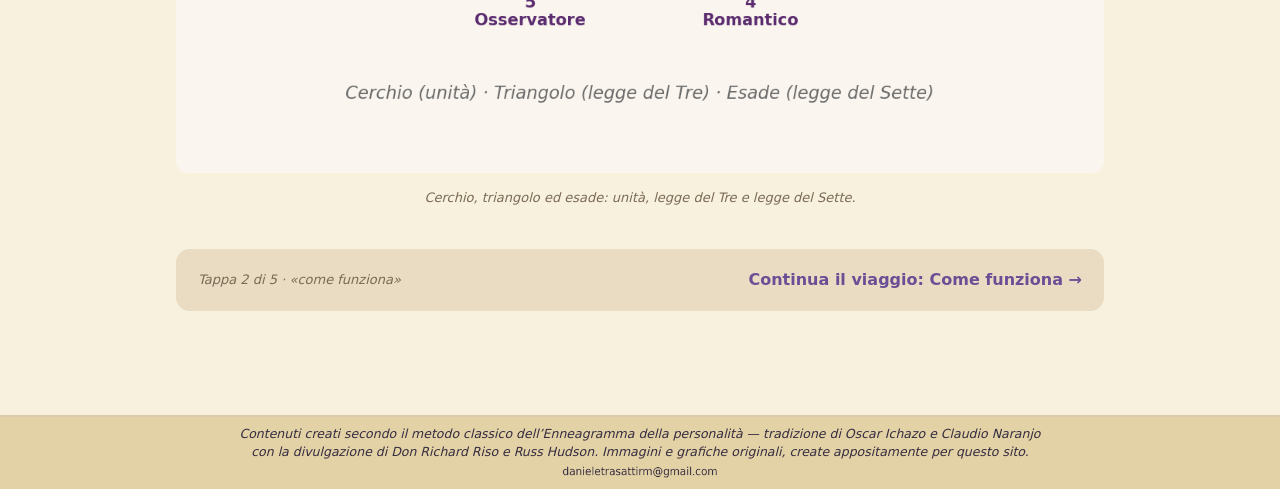
<file: simbolo.html>
<!DOCTYPE html>
<html lang="it">
<head>
<meta charset="UTF-8">
<meta name="viewport" content="width=device-width, initial-scale=1.0">
<title>Il simbolo — Il Viaggio dell’Essere</title>
<meta name="description" content="Forma, significato e storia del simbolo dell’Enneagramma; la legge del sette spiegata con esempi.">
<link rel="stylesheet" href="css/style.css?v=35">
</head>
<body>
<nav><div class="inner"><a class="logo" href="index.html">⬤ Il Viaggio dell’Essere</a><a class="nl" href="index.html">Home</a><a class="nl active" href="simbolo.html">Il simbolo</a><a class="nl" href="metodo.html">Come funziona</a><a class="nl" href="cammino.html">Il cammino</a><a class="nl" href="tipi.html">I nove tipi</a><a class="nl" href="triadi-tipi.html">Triadi e Tipi</a><a class="nl" href="origini.html">Origini</a><a class="nl" href="test.html"><strong>Test</strong></a></div></nav>
<main>
<p class="traccia"><span class="dot">⬤</span> Tappa del percorso: il «che cosa» — il simbolo, la sua forma e il suo significato. (Tappa 1 di 5)</p>

<h1>Il simbolo: un disegno che parla</h1>
<div class="fig"><img src="assets/img/01_simbolo_enneagramma.png" data-en="assets/img/en/01_simbolo_enneagramma.png" alt="Il simbolo dell’Enneagramma: cerchio, triangolo ed esade" style="max-width:420px">
<figcaption>Il simbolo completo: cerchio, triangolo ed esade.</figcaption></div>
<p>Non un oracolo, ma uno specchio. L’Enneagramma non predice il futuro né etichetta le persone: è uno strumento di auto-osservazione. Le sue linee interne indicano le direzioni di movimento — verso le rigidità dello stress o verso le aperture della crescita — e ricordano che nessuno è «condannato» al proprio tipo: il simbolo disegna un movimento, e il movimento può cambiare direzione.</p>
<p class="lead">Tre forme, un unico messaggio. Il simbolo dell’Enneagramma unisce tre figure geometriche:</p>
<ul class="blist">
<li><strong>Il cerchio:</strong> l’unità, la totalità e la perfezione. Figura senza inizio né fine, senza angoli né giunture, simbolo per eccellenza della completezza e della perfezione geometrica: racchiude tutti i nove punti e rappresenta l’Essenza, il campo interiore dentro cui si svolge il viaggio umano.</li>
<li><strong>Il triangolo:</strong> la legge del Tre. Tre forze incontro — attiva, passiva e risultante — danno origine a ogni processo: il significato simbolico del numero 3 è illustrato nel dettaglio più sotto.</li>
<li><strong>L’esade</strong> (la figura a sei punte): unitamente al triangolo, descrive il funzionamento dei processi, i passaggi e le «fratture» con cui le cose evolvono nel tempo.</li>
</ul>
<p>L’Enneagramma incorpora e integra l’energia simbolica del numero 3 e quella del numero 7, componendo un simbolo a 9 poli.</p>
<p class="skip-deep"><a href="metodo.html">Continua il viaggio: Come funziona →</a></p>
<div class="deep-dive"><span class="deep-line"></span><h2 class="deep-title">APPROFONDIMENTI</h2><span class="deep-line"></span></div>
<p>L’Enneagramma come lo conosciamo oggi è il risultato del lavoro di psichiatri, psicologi, filosofi, teologi e monaci, che l’hanno portato nel mondo occidentale da prospettive diverse, rendendolo un potente strumento di introspezione psicologica ed evoluzione spirituale basato su leggi cosmiche rappresentate da numeri e simboli universali.</p>
<div class="formula-box">
<p>ENNEAGRAMMA <span class="freccia">→</span> 3 + 6 = 9</p>
<p>LEGGE DEL 7 <span class="freccia">→</span> 7 + 2 = 9</p>
</div>
<h3>NUMERO 3</h3>
<p>Secondo tradizioni antichissime, ogni processo di creazione e trasformazione nasce dall’incontro di tre forze — attiva, passiva e risultante. La stessa struttura a tre ricorre in ogni ambito del sapere: nella dialettica filosofica (tesi, antitesi, sintesi — e, prima ancora, nella tripartizione platonica dell’anima in ragione, coraggio e desiderio), nella teologia cristiana (Padre, Figlio e Spirito Santo) e in quella indù (Brahma il creatore, Vishnu il conservatore, Shiva il trasformatore), nell’antropologia simbolica (maschile, femminile e la vita che ne nasce), nella fisica e nella chimica (i tre stati della materia: solido, liquido, gassoso) e nella natura stessa (nascita, vita e morte; seme, pianta e frutto; passato, presente e futuro). Tre forze, un solo movimento.</p>
<h3>NUMERO 7</h3>
<p>Il numero 7 è da sempre il numero del completamento e del sacro. Nelle tradizioni religiose ricorre ovunque: i sette giorni della creazione e il settimo di riposo (tradizione biblica), i sette sigilli e le sette chiese dell’Apocalisse, i sette cieli dell’Islam, i sette chakra dello yoga come centri energetici che salgono dal corpo alla corona. Nell’alchimia, le sette operazioni (calcinazione, dissoluzione, separazione, congiunzione, putrefazione, distillazione, coagulazione) trasformano la materia grezza in oro — esattamente come i sette passi dell’ottava trasformano il processo. Nella filosofia: i sette saggi greci, le sette arti liberali medievali, i sette peccati capitali e le sette virtù. In cosmologia: i sette pianeti visibili a occhio nudo, che hanno dato il nome ai sette giorni della settimana. Nella natura: i sette colori dell’arcobaleno e le sette note della scala musicale. Ovunque, il sette segna il punto in cui un ciclo si compie — e un altro sta per cominciare.</p>
<h2>NUMERO 9</h2>
<p class="lead">dalla legge del 7, alla Ottava Musicale, al numero 9</p>
<p><strong>La legge del Tre</strong> non basta a spiegare il simbolo: serve una seconda legge universale, detta legge del sette (o dell’ottava, dal suo riflesso musicale). Afferma che nessun processo — un’idea, un progetto, un cambiamento interiore, la digestione di un cibo — si sviluppa in modo uniforme. Come le scale musicali, ogni processo procede per fasi (note nel caso della musica) e incontra due punti in cui la spinta naturale si esaurisce e serve una spinta extra per continuare.</p>
<p>L’analogia musicale. Nell’ottava Do-Re-Mi-Fa-Sol-La-Si-Do le distanze tra le note non sono uguali: tra Mi e Fa e tra Si e Do lo spazio è dimezzato. Sono i due <strong>semitoni</strong>: i punti di rallentamento, di stallo o di crisi in cui il cammino non può proseguire «per inerzia».</p>
<ul class="blist">
<li><strong>Primo semitono (Mi → Fa):</strong> dopo la fase iniziale entusiasmante (Do-Re-Mi) arriva il primo passaggio critico: lo slancio si esaurisce e serve una scelta deliberata — impegno, disciplina, un aiuto esterno — per non fermarsi.</li>
<li><strong>Secondo semitono (Si → Do):</strong> vicino alla conclusione si presenta la seconda crisi: la fatica dell’ultimo tratto, la tentazione di accontentarsi di un risultato parziale. Anche qui serve un «urto» per completare davvero.</li>
<li><strong>L’urto (shock):</strong> la spinta supplementare che permette di attraversare un semitono. Non è un imprevisto negativo ma il punto di ingresso per una forza nuova, spesso esterna: un maestro, una crisi, un incontro, una scoperta.</li>
</ul>
<div class="fig"><img src="assets/img/02_legge_ottava.png" data-en="assets/img/en/02_legge_ottava.png" alt="Scala dell’ottava con i due semitoni evidenziati">
<figcaption>Le sette note e i due semitoni: gli scarti piccoli sono le crisi della legge del sette.</figcaption></div>
<p><strong>Perché da 7 a 9.</strong> L’ottava ha sette passi, ma il simbolo ha nove punti: ai sette gradi di sviluppo vanno aggiunti i due punti di crisi. Nell’esade interno la sequenza dell’ottava si legge 1-4-2-8-5-7 (dividendo 1 per 7 si ottiene 0,142857); i «vuoti» tra 2 e 4 e tra 5 e 7 sono esattamente i semitoni Mi-Fa e Si-Do, e vengono colmati dai vertici 3 e 6 del triangolo. I tre vertici della legge del Tre (3-6-9) sono quindi i punti da cui entrano le forze che «urtano» il processo e lo fanno proseguire: nove punti = sette fasi + due punti di trasformazione.</p>
<h2>Esempi della legge del sette (ottava musicale) nella vita quotidiana</h2>
<ul class="blist">
<li><strong>Imparare una lingua:</strong> fase Do-Re-Mi: entusiasmo e progressi rapidi. Semitono Mi-Fa: il plateau, le frasi non escono, molti abbandonano. Con un metodo e la costanza (urto) si riparte: Fa-Sol-La, conversazioni sempre più scorrevoli. Semitono Si-Do: prima di parlare con naturalezza serve un ultimo sforzo — l’immersione, il soggiorno all’estero — prima di «chiudere l’ottava».</li>
<li><strong>Un progetto di lavoro:</strong> avvio energico, primo ostacolo (bilancio, tempi, team), ripresa e consolidamento, poi crisi di fine percorso: consegna, collaudo, rinuncia al perfezionismo. I due «momenti della verità» di ogni progetto sono i semitoni.</li>
<li><strong>Un cambiamento personale:</strong> chi decide di cambiare abitudine vive la stessa musica: ottima prima settimana, prima crisi (stanchezza, scuse), ripresa, abitudine quasi consolidata, seconda crisi (vecchia identità che richiama). Chi conosce la legge dell’ottava non si stupisce delle crisi: le riconosce e prepara gli urti anzitempo.</li>
<li><strong>Il corpo stesso:</strong> nella tradizione di Gurdjieff la digestione è descritta come ottave annidate di trasformazione della sostanza nutritiva in energie sempre più sottili: anche i processi fisiologici obbediscono alla legge del sette. In pratica: il cibo entra come sostanza grezza (Do) e attraversa trasformazioni successive — masticazione, stomaco, intestino — che ne estraggono energie sempre più sottili; dove la trasformazione rallenta (i «semitoni» del processo) serve un «urto» fisiologico — un enzima, un ormone, una secrezione — per proseguire, pena l’accumulo di sostanza indigerita.</li>
</ul>
<p>Il significato per chi osserva il simbolo: l’Enneagramma non rappresenta solo «nove tipi di persone», ma la struttura stessa di ogni processo di trasformazione. Sapere che esistono due crisi prevedibili — e che attraversandole con la forza giusta il processo si completa e ricomincia a un livello superiore — è la cifra dinamica del simbolo.</p>
<div class="fig"><img src="assets/img/01_simbolo_enneagramma.png" data-en="assets/img/en/01_simbolo_enneagramma.png" alt="Il simbolo completo con i nove punti e le linee interne">
<figcaption>Cerchio, triangolo ed esade: unità, legge del Tre e legge del Sette.</figcaption></div>
<div class="next"><span class="stage">Tappa 2 di 5 · «come funziona»</span><a href="metodo.html">Continua il viaggio: Come funziona →</a></div>
</main>
<footer><p class="note">Contenuti creati secondo il metodo classico dell’Enneagramma della personalità — tradizione di Oscar Ichazo e Claudio Naranjo<br>con la divulgazione di Don Richard Riso e Russ Hudson. Immagini e grafiche originali, create appositamente per questo sito.</p>
<p class="webmaster"><img class="wm-mail" src="assets/img/08_webmaster_email.png" alt="Indirizzo email del webmaster"></p></footer>
<div id="google_translate_element" style="display:none"></div>
<script>
function googleTranslateElementInit(){new google.translate.TranslateElement({pageLanguage:'it',includedLanguages:'en',autoDisplay:false},'google_translate_element');}
function switchLang(l){var d=new Date();d.setTime(d.getTime()+86400000);if(l==='it'){document.cookie='googtrans=;expires=Thu, 01 Jan 1970 00:00:00 GMT;path=/';}else{document.cookie='googtrans=/it/'+l+';expires='+d.toUTCString()+';path=/';}location.reload();return false;}
window.addEventListener('load',function(){var m=document.cookie.match(/googtrans=\/it\/(\w+)/);if(m&&m[1]!='it'){document.querySelectorAll('[data-en]').forEach(function(a){if(a.tagName==='IMG'){a.src=a.getAttribute('data-en');}else{a.href=a.getAttribute('data-en');}});}});</script>
<script src="https://translate.google.com/translate_a/element.js?cb=googleTranslateElementInit"></script>
<script src="assets/js/translate-fixes.js"></script>
<div class="lang-float" title="Lingua / Language"><a href="#" onclick="return switchLang('it')" aria-label="Italiano" title="Italiano"><svg class="flag" viewBox="0 0 60 40" role="img" aria-label="IT"><rect width="20" height="40" fill="#009246"></rect><rect x="20" width="20" height="40" fill="#ffffff"></rect><rect x="40" width="20" height="40" fill="#CE2B37"></rect></svg><span>IT</span></a><a href="#" onclick="return switchLang('en')" aria-label="English" title="English"><svg class="flag" viewBox="0 0 60 40" role="img" aria-label="EN"><rect width="60" height="40" fill="#012169"></rect><path d="M0 0 L60 40 M60 0 L0 40" stroke="#ffffff" stroke-width="8" fill="none"></path><path d="M0 3 L57 40 M60 3 L3 40" stroke="#C8102E" stroke-width="3.5" fill="none"></path><path d="M30 0 V40 M0 20 H60" stroke="#ffffff" stroke-width="12" fill="none"></path><path d="M30 0 V40 M0 20 H60" stroke="#C8102E" stroke-width="6" fill="none"></path></svg><span>EN</span></a></div>
</body>
</html>
</file>
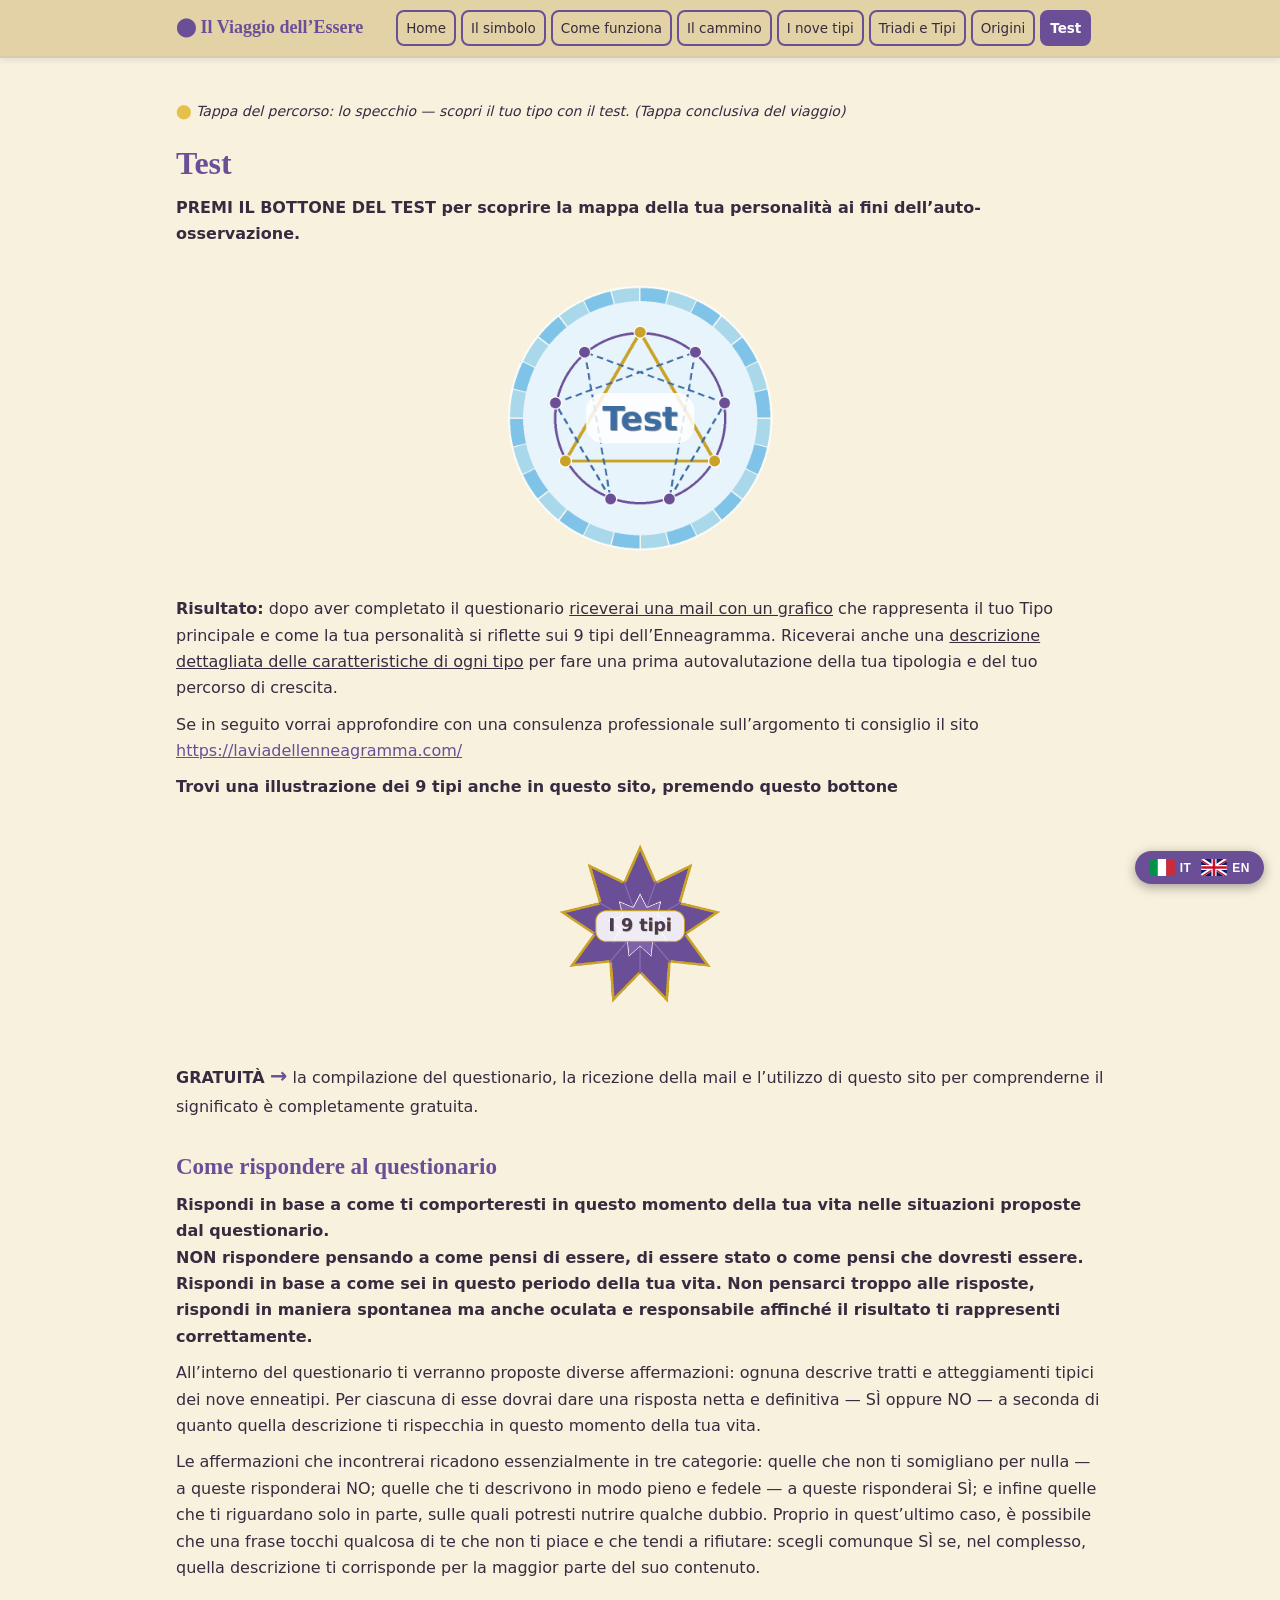
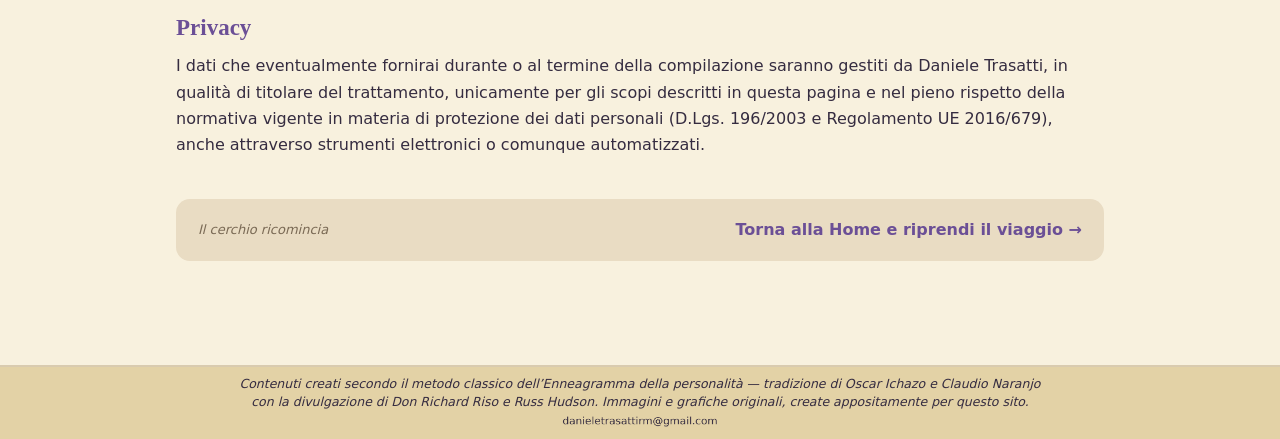
<file: test.html>
<!DOCTYPE html>
<html lang="it">
<head>
<meta charset="UTF-8">
<meta name="viewport" content="width=device-width, initial-scale=1.0">
<title>Test — Il Viaggio dell’Essere</title>
<meta name="description" content="Il questionario per scoprire la tua mappa di personalità secondo l’Enneagramma.">
<link rel="stylesheet" href="css/style.css?v=35">
</head>
<body>
<nav><div class="inner"><a class="logo" href="index.html">⬤ Il Viaggio dell’Essere</a><a class="nl" href="index.html">Home</a><a class="nl" href="simbolo.html">Il simbolo</a><a class="nl" href="metodo.html">Come funziona</a><a class="nl" href="cammino.html">Il cammino</a><a class="nl" href="tipi.html">I nove tipi</a><a class="nl" href="triadi-tipi.html">Triadi e Tipi</a><a class="nl" href="origini.html">Origini</a><a class="nl active" href="test.html"><strong>Test</strong></a></div></nav>
<main>
<p class="traccia"><span class="dot">⬤</span> Tappa del percorso: lo specchio — scopri il tuo tipo con il test. (Tappa conclusiva del viaggio)</p>

<h1>Test</h1>

<p><strong>PREMI IL BOTTONE DEL TEST per scoprire la mappa della tua personalità ai fini dell’auto-osservazione.</strong></p>

<div class="test-btn"><a href="https://danieletrasatti.github.io/Enneagramma/" target="_blank" rel="noopener" data-en="https://danieletrasatti.github.io/Enneagramma/"> <!-- TODO: sostituire il valore di data-en con l’URL del questionario INGLESE --><img src="assets/img/06_test_diamante.png" alt="Test — scopri la tua mappa di personalità"></a></div>

<p><strong>Risultato:</strong> dopo aver completato il questionario <u>riceverai una mail con un grafico</u> che rappresenta il tuo Tipo principale e come la tua personalità si riflette sui 9 tipi dell’Enneagramma. Riceverai anche una <u>descrizione dettagliata delle caratteristiche di ogni tipo</u> per fare una prima autovalutazione della tua tipologia e del tuo percorso di crescita.</p>

<p>Se in seguito vorrai approfondire con una consulenza professionale sull’argomento ti consiglio il sito <a href="https://laviadellenneagramma.com/" target="_blank" rel="noopener">https://laviadellenneagramma.com/</a></p>

<p><strong>Trovi una illustrazione dei 9 tipi anche in questo sito, premendo questo bottone</strong></p>

<div class="test-btn sm"><a href="https://danieletrasatti.github.io/enneagramma-dinamico/tipi.html"><img src="assets/img/07_tipi_stella.png" data-en="assets/img/en/07_tipi_stella.png" alt="I 9 tipi — vai alla pagina dei nove tipi"></a></div>

<p><strong>GRATUITÀ <span class="freccia">→</span></strong> la compilazione del questionario, la ricezione della mail e l’utilizzo di questo sito per comprenderne il significato è completamente gratuita.</p>

<h2>Come rispondere al questionario</h2>

<p><strong>Rispondi in base a come ti comporteresti in questo momento della tua vita nelle situazioni proposte dal questionario.<br>NON rispondere pensando a come pensi di essere, di essere stato o come pensi che dovresti essere. Rispondi in base a come sei in questo periodo della tua vita. Non pensarci troppo alle risposte, rispondi in maniera spontanea ma anche oculata e responsabile affinché il risultato ti rappresenti correttamente.</strong></p>

<p>All’interno del questionario ti verranno proposte diverse affermazioni: ognuna descrive tratti e atteggiamenti tipici dei nove enneatipi. Per ciascuna di esse dovrai dare una risposta netta e definitiva — SÌ oppure NO — a seconda di quanto quella descrizione ti rispecchia in questo momento della tua vita.</p>

<p>Le affermazioni che incontrerai ricadono essenzialmente in tre categorie: quelle che non ti somigliano per nulla — a queste risponderai NO; quelle che ti descrivono in modo pieno e fedele — a queste risponderai SÌ; e infine quelle che ti riguardano solo in parte, sulle quali potresti nutrire qualche dubbio. Proprio in quest’ultimo caso, è possibile che una frase tocchi qualcosa di te che non ti piace e che tendi a rifiutare: scegli comunque SÌ se, nel complesso, quella descrizione ti corrisponde per la maggior parte del suo contenuto.</p>

<h2>Privacy</h2>

<p>I dati che eventualmente fornirai durante o al termine della compilazione saranno gestiti da Daniele Trasatti, in qualità di titolare del trattamento, unicamente per gli scopi descritti in questa pagina e nel pieno rispetto della normativa vigente in materia di protezione dei dati personali (D.Lgs. 196/2003 e Regolamento UE 2016/679), anche attraverso strumenti elettronici o comunque automatizzati.</p>

<div class="next"><span class="stage">Il cerchio ricomincia</span><a href="index.html">Torna alla Home e riprendi il viaggio →</a></div>
</main>
<footer>
<p class="note">Contenuti creati secondo il metodo classico dell’Enneagramma della personalità — tradizione di Oscar Ichazo e Claudio Naranjo<br>con la divulgazione di Don Richard Riso e Russ Hudson. Immagini e grafiche originali, create appositamente per questo sito.</p>
<p class="webmaster"><img class="wm-mail" src="assets/img/08_webmaster_email.png" alt="Indirizzo email del webmaster"></p>
</footer>
<div id="google_translate_element" style="display:none"></div>
<script>
function googleTranslateElementInit(){new google.translate.TranslateElement({pageLanguage:'it',includedLanguages:'en',autoDisplay:false},'google_translate_element');}
function switchLang(l){var d=new Date();d.setTime(d.getTime()+86400000);if(l==='it'){document.cookie='googtrans=;expires=Thu, 01 Jan 1970 00:00:00 GMT;path=/';}else{document.cookie='googtrans=/it/'+l+';expires='+d.toUTCString()+';path=/';}location.reload();return false;}
window.addEventListener('load',function(){var m=document.cookie.match(/googtrans=\/it\/(\w+)/);if(m&&m[1]!='it'){document.querySelectorAll('[data-en]').forEach(function(a){if(a.tagName==='IMG'){a.src=a.getAttribute('data-en');}else{a.href=a.getAttribute('data-en');}});}});</script>
<script src="https://translate.google.com/translate_a/element.js?cb=googleTranslateElementInit"></script>
<script src="assets/js/translate-fixes.js"></script>
<div class="lang-float" title="Lingua / Language"><a href="#" onclick="return switchLang('it')" aria-label="Italiano" title="Italiano"><svg class="flag" viewBox="0 0 60 40" role="img" aria-label="IT"><rect width="20" height="40" fill="#009246"></rect><rect x="20" width="20" height="40" fill="#ffffff"></rect><rect x="40" width="20" height="40" fill="#CE2B37"></rect></svg><span>IT</span></a><a href="#" onclick="return switchLang('en')" aria-label="English" title="English"><svg class="flag" viewBox="0 0 60 40" role="img" aria-label="EN"><rect width="60" height="40" fill="#012169"></rect><path d="M0 0 L60 40 M60 0 L0 40" stroke="#ffffff" stroke-width="8" fill="none"></path><path d="M0 3 L57 40 M60 3 L3 40" stroke="#C8102E" stroke-width="3.5" fill="none"></path><path d="M30 0 V40 M0 20 H60" stroke="#ffffff" stroke-width="12" fill="none"></path><path d="M30 0 V40 M0 20 H60" stroke="#C8102E" stroke-width="6" fill="none"></path></svg><span>EN</span></a></div>
</body>
</html>
</file>
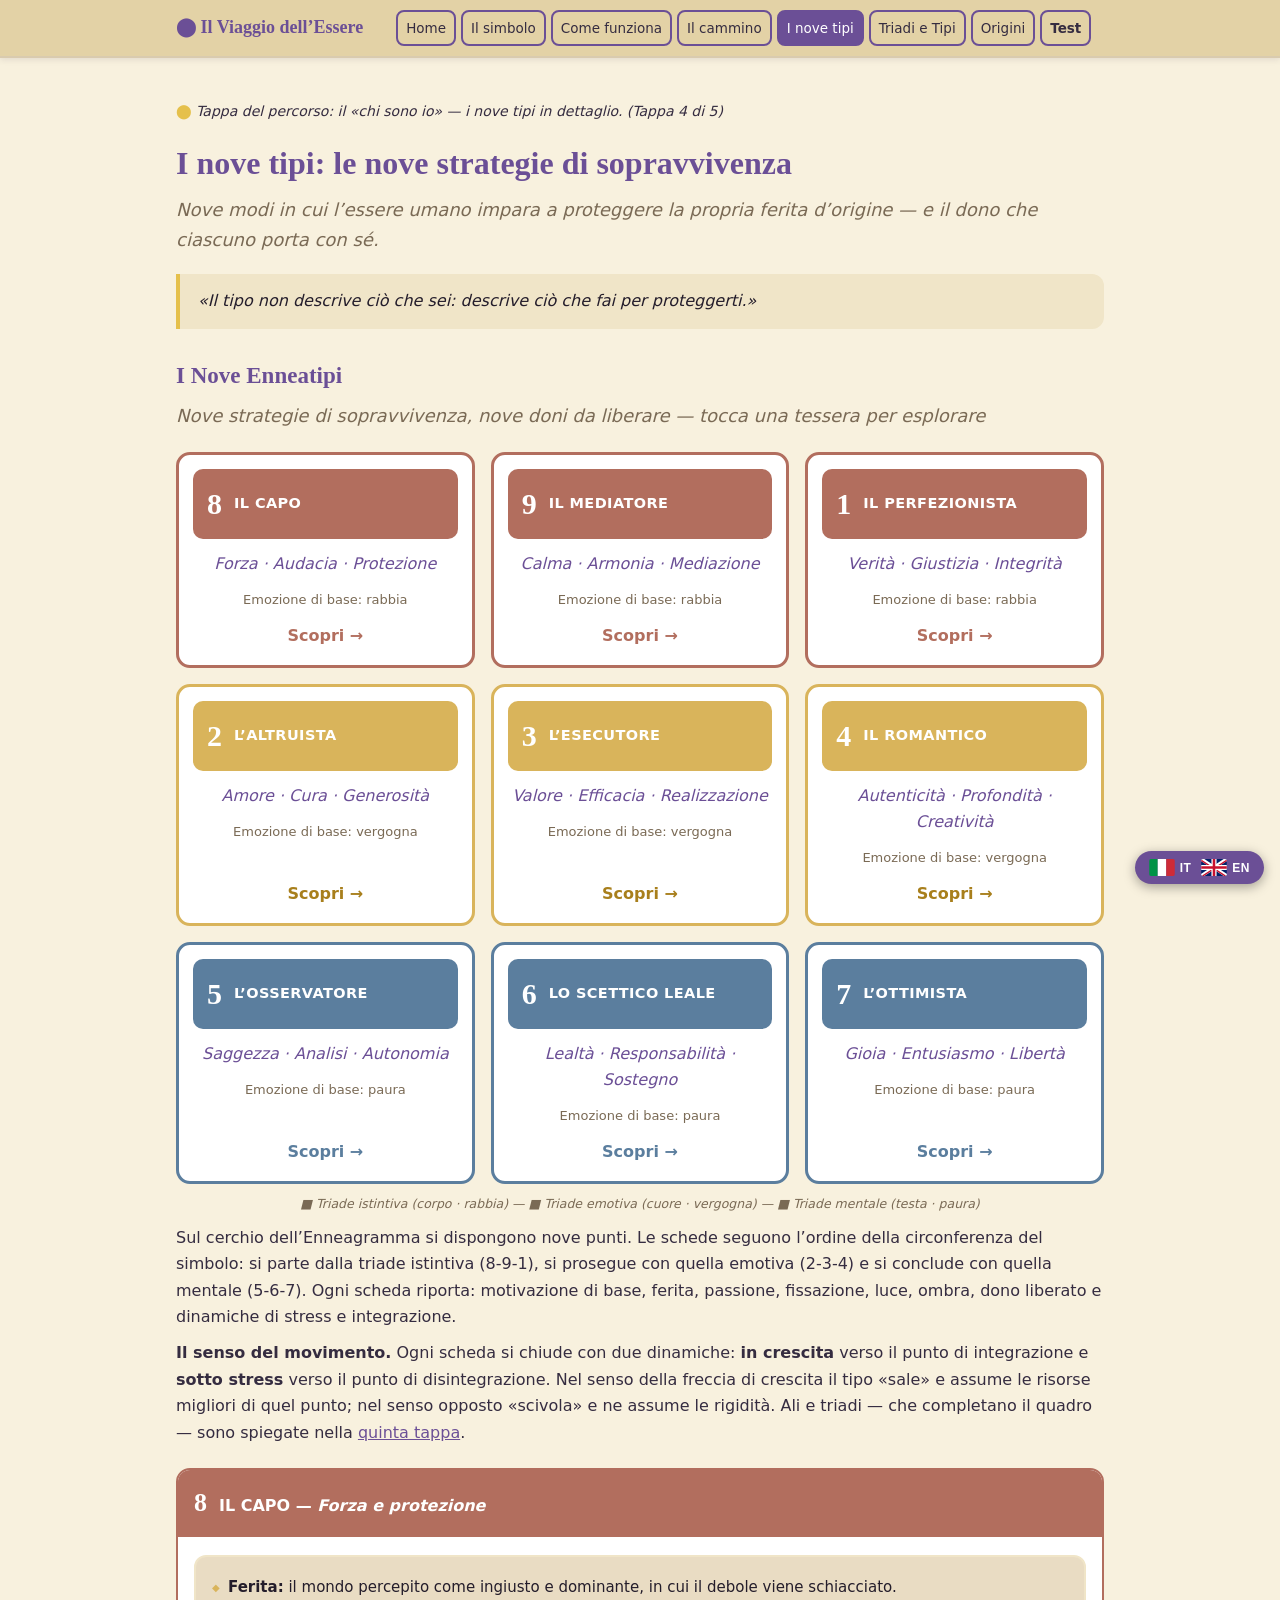
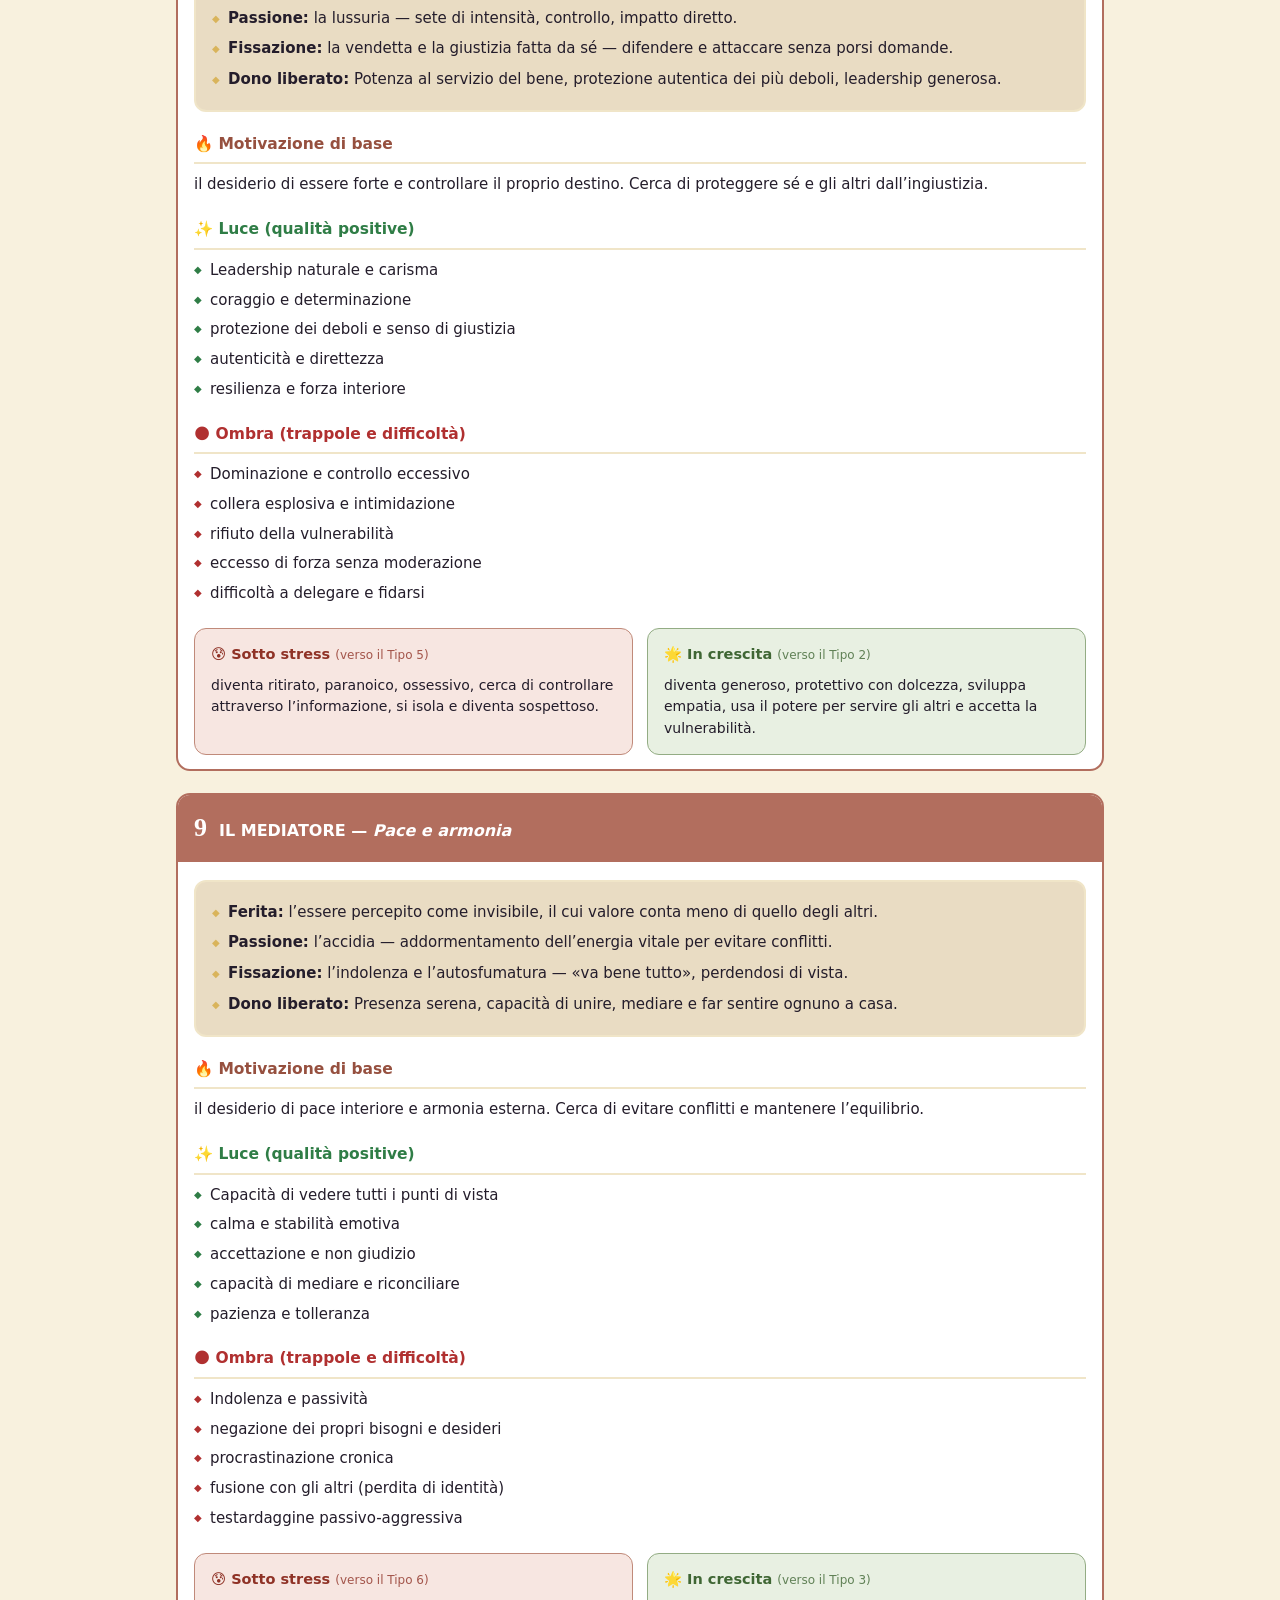
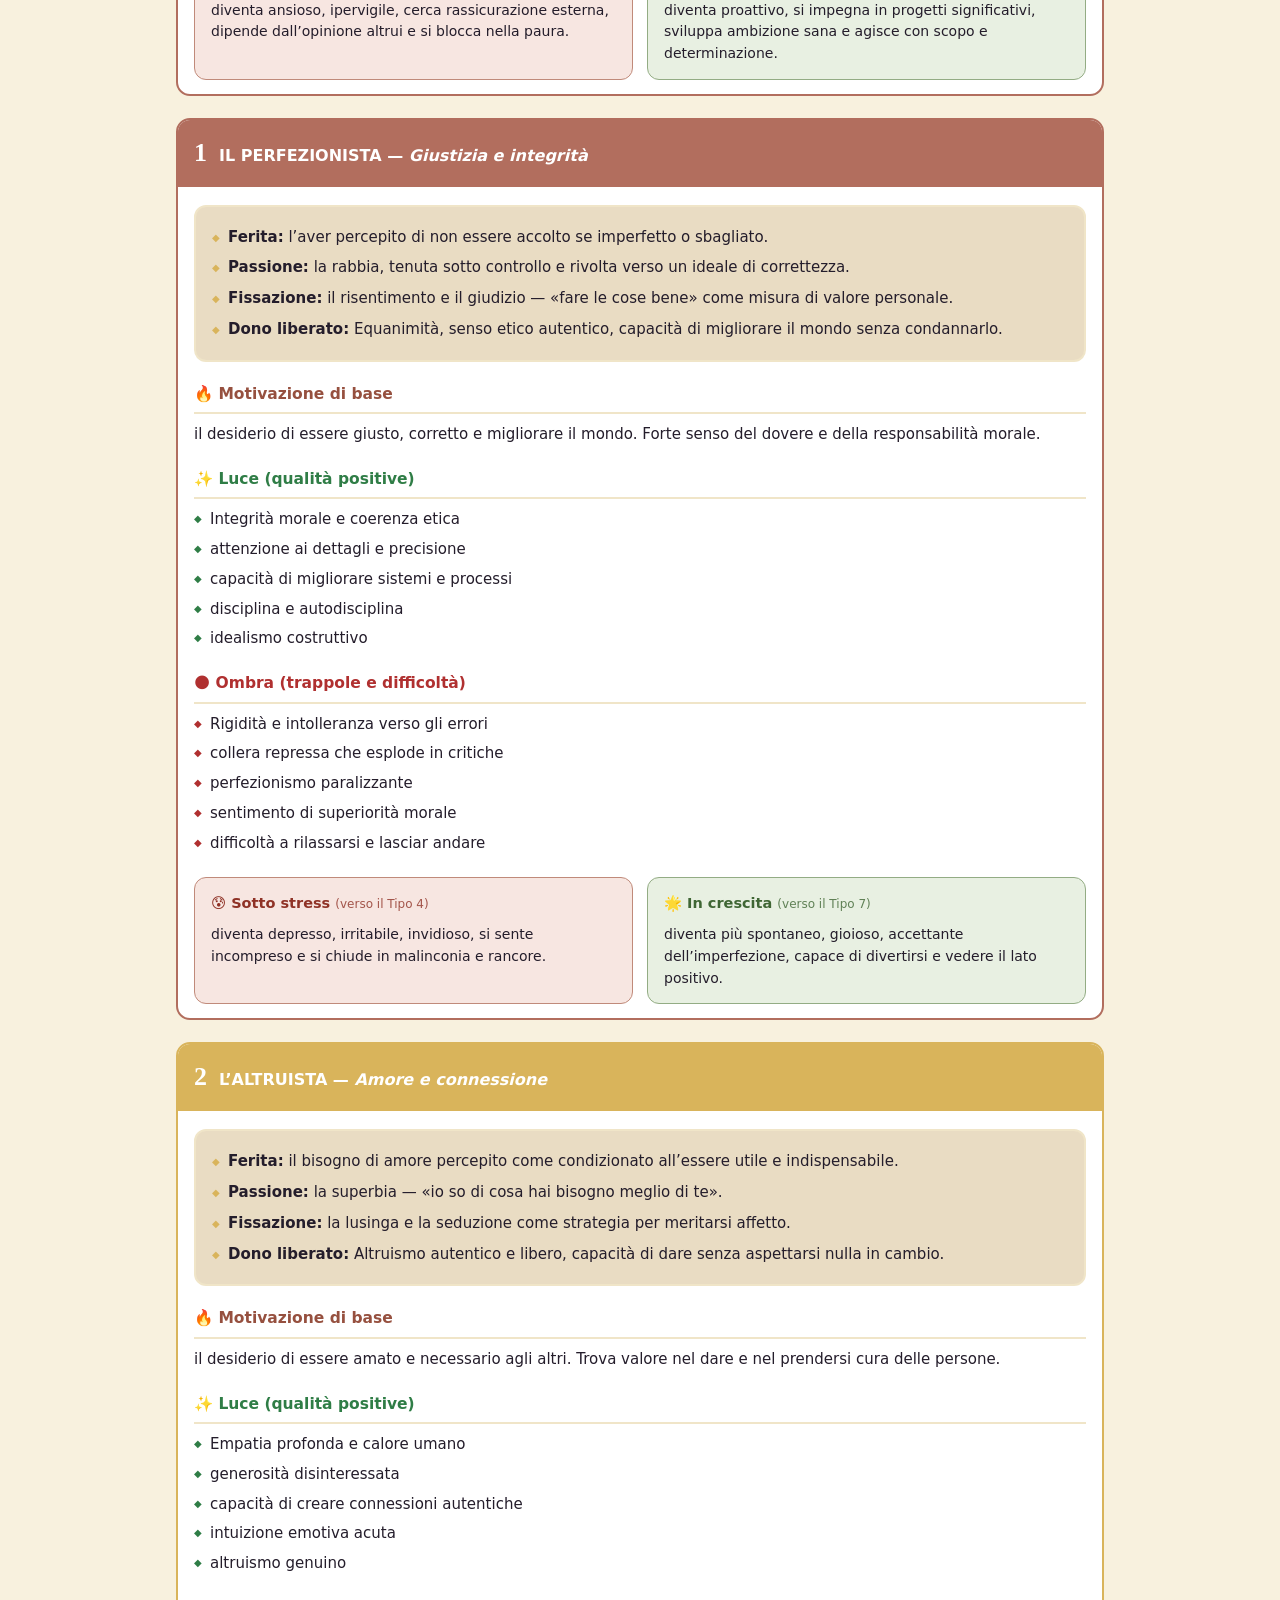
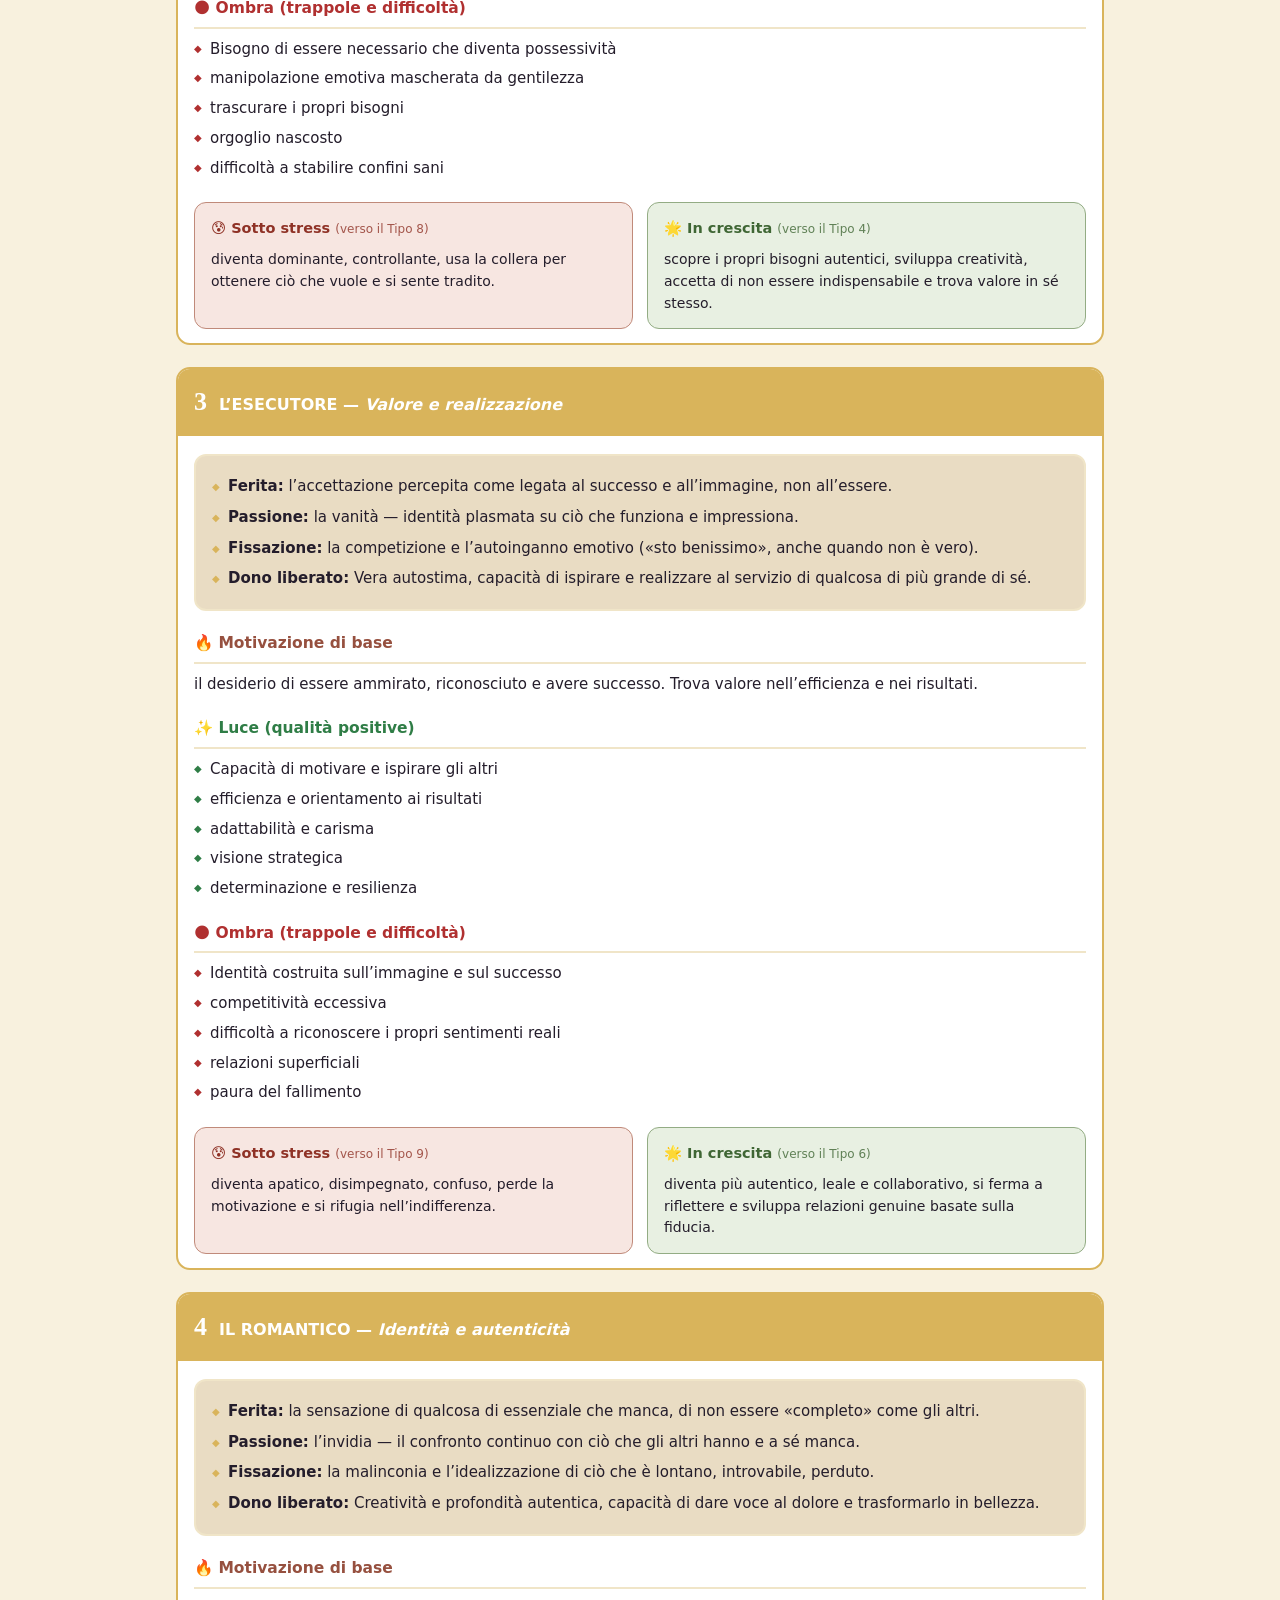
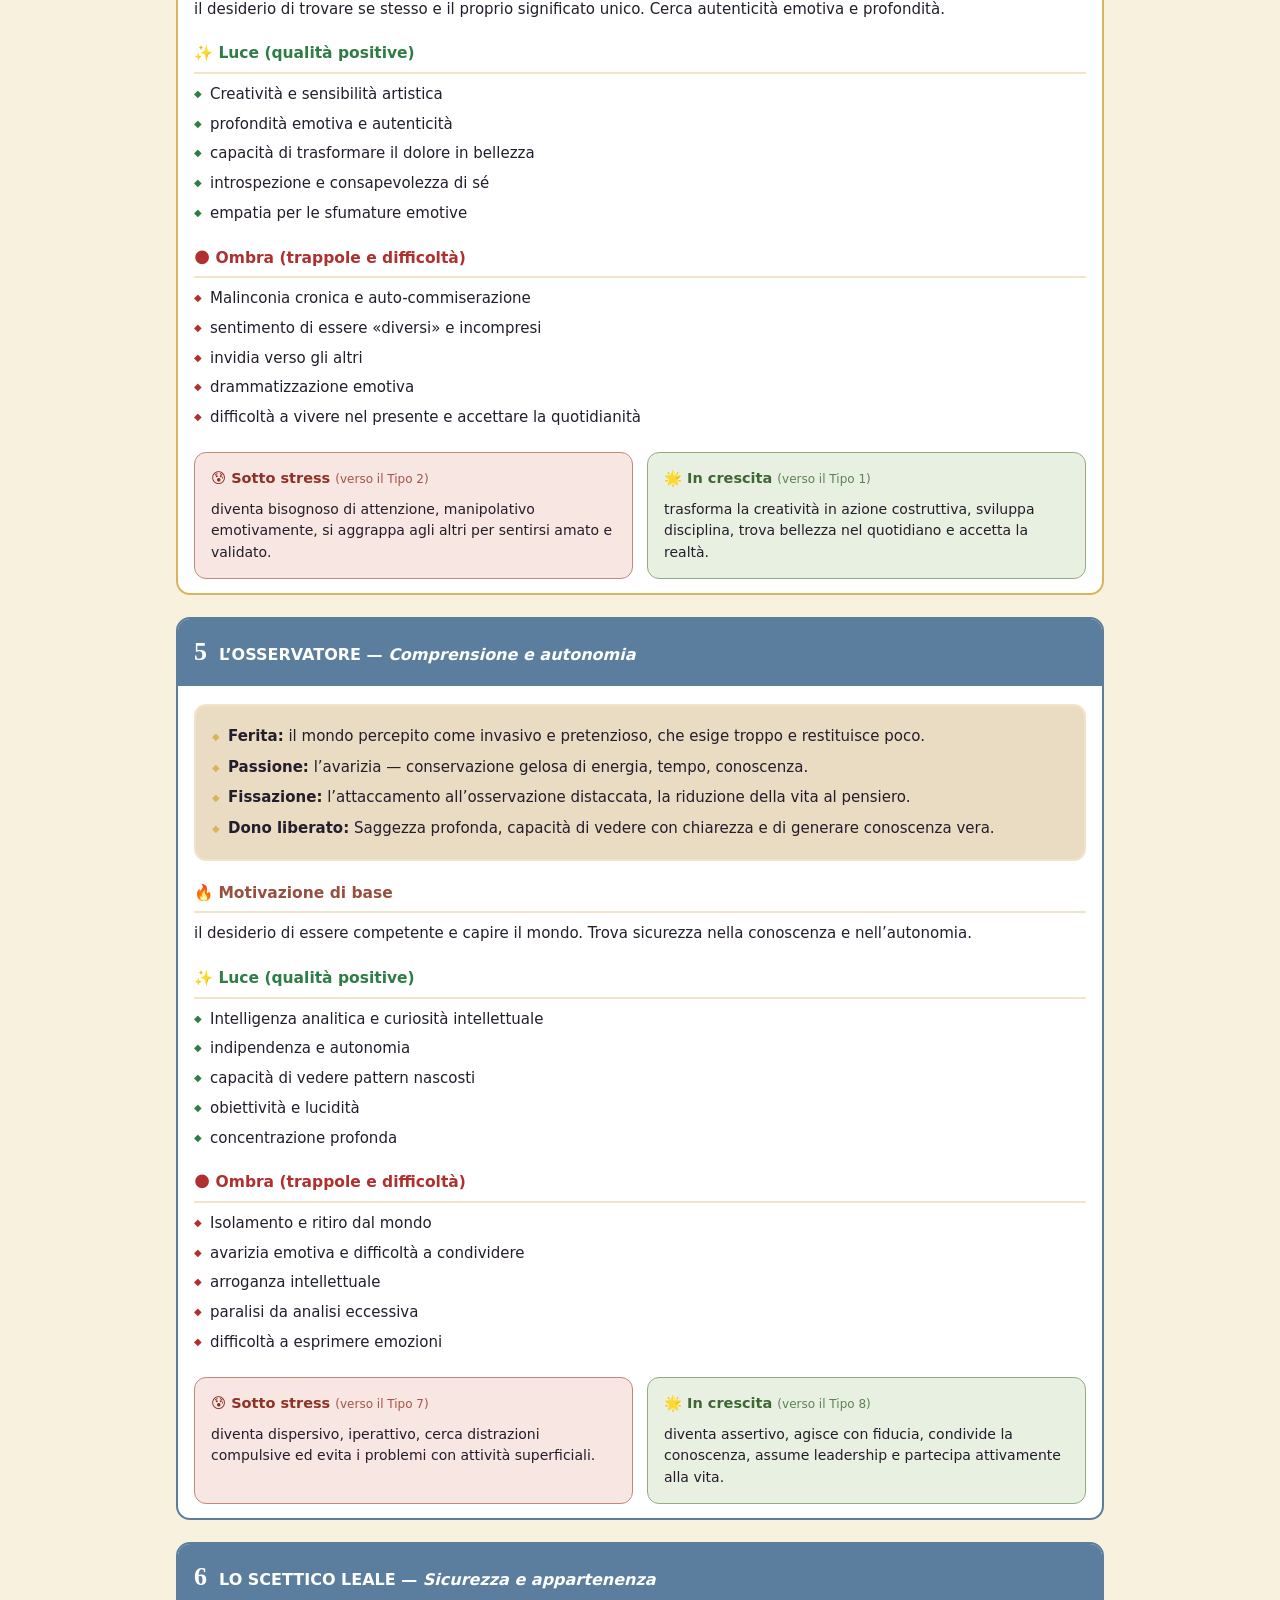
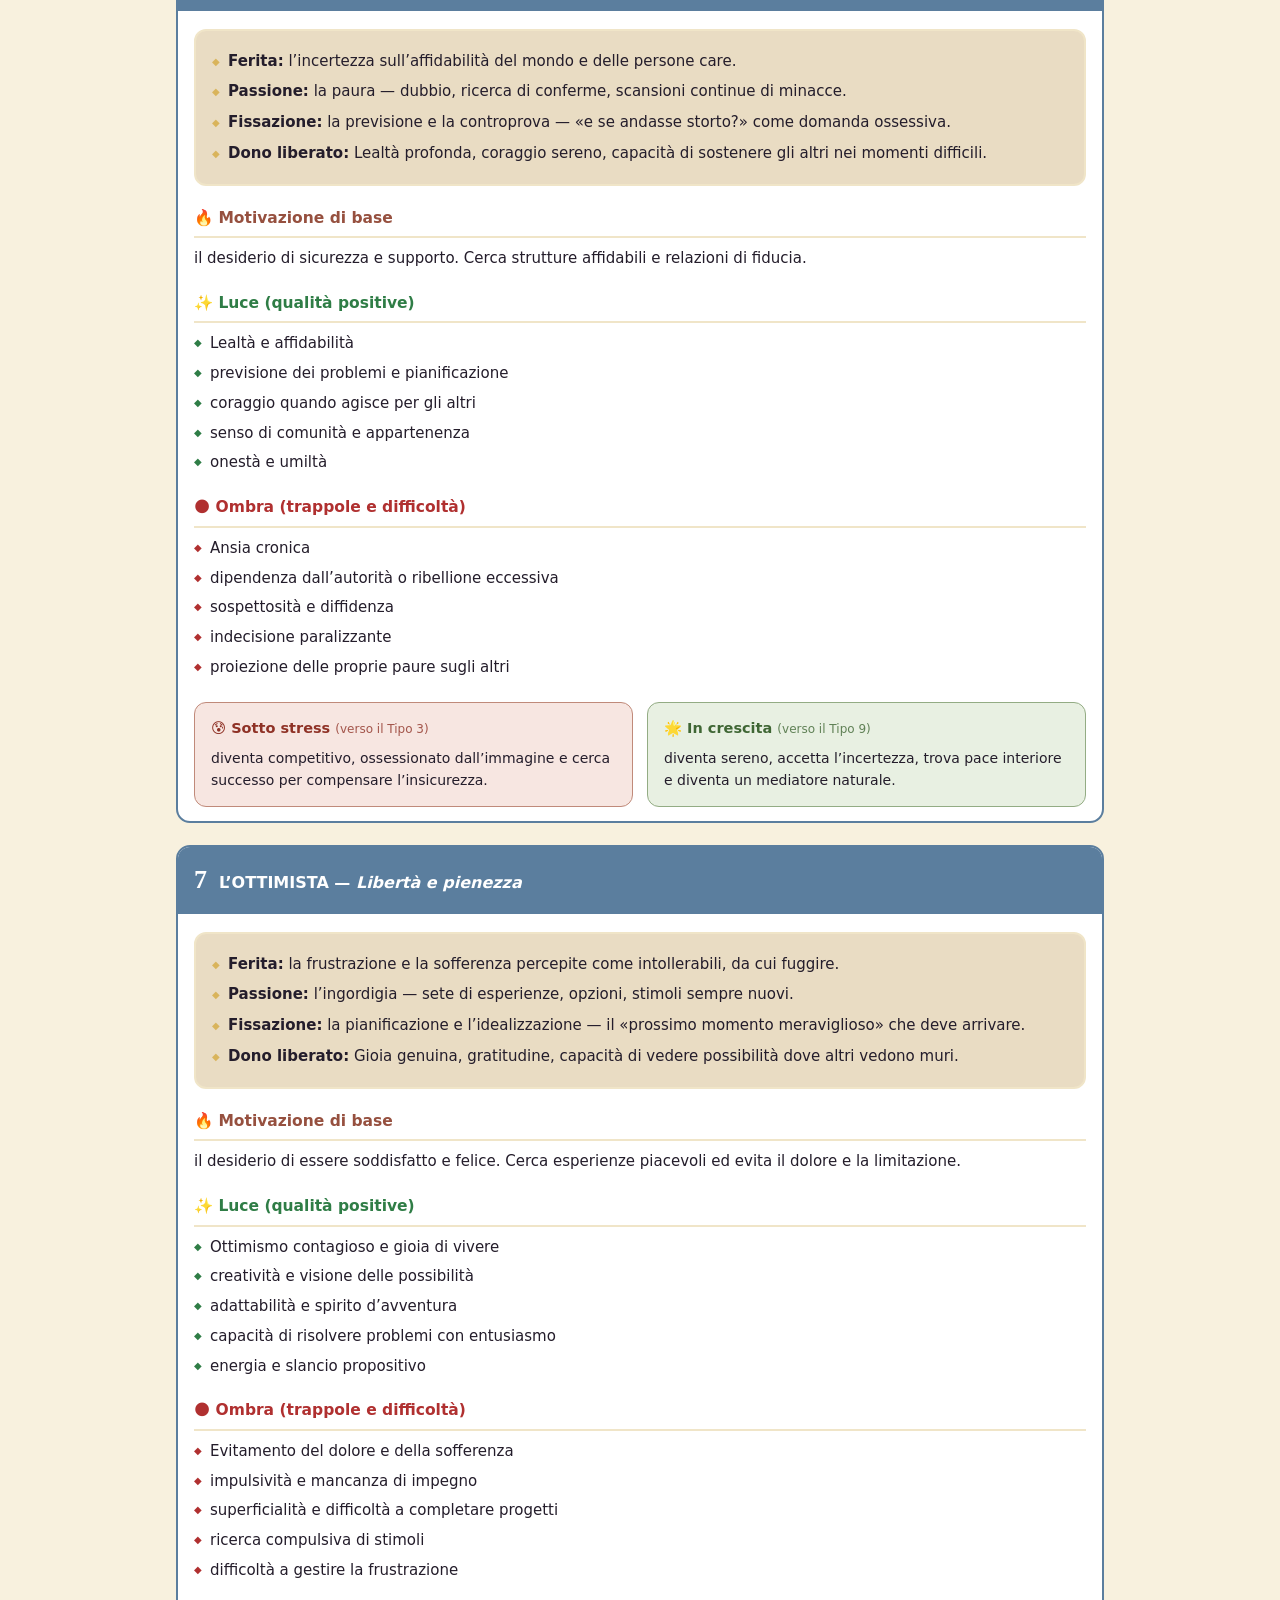
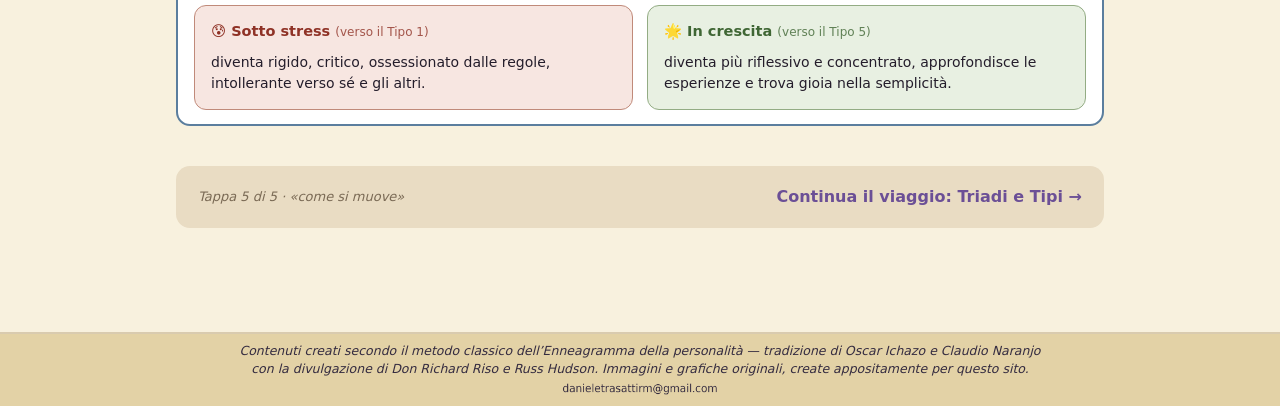
<file: tipi.html>
<!DOCTYPE html>
<html lang="it">
<head>
<meta charset="UTF-8">
<meta name="viewport" content="width=device-width, initial-scale=1.0">
<title>I nove tipi — Il Viaggio dell’Essere</title>
<meta name="description" content="Le schede dei nove Enneatipi: motivazione, luce, ombra, ferita, passione, fissazione e dinamiche.">
<link rel="stylesheet" href="css/style.css?v=35">
</head>
<body>
<nav><div class="inner"><a class="logo" href="index.html">⬤ Il Viaggio dell’Essere</a><a class="nl" href="index.html">Home</a><a class="nl" href="simbolo.html">Il simbolo</a><a class="nl" href="metodo.html">Come funziona</a><a class="nl" href="cammino.html">Il cammino</a><a class="nl active" href="tipi.html">I nove tipi</a><a class="nl" href="triadi-tipi.html">Triadi e Tipi</a><a class="nl" href="origini.html">Origini</a><a class="nl" href="test.html"><strong>Test</strong></a></div></nav>
<main>
<p class="traccia"><span class="dot">⬤</span> Tappa del percorso: il «chi sono io» — i nove tipi in dettaglio. (Tappa 4 di 5)</p>

<h1>I nove tipi: le nove strategie di sopravvivenza</h1>
<p class="lead">Nove modi in cui l’essere umano impara a proteggere la propria ferita d’origine — e il dono che ciascuno porta con sé.</p>
<div class="quote">«Il tipo non descrive ciò che sei: descrive ciò che fai per proteggerti.»</div>
<section aria-label="I Nove Enneatipi">
<h2>I Nove Enneatipi</h2>
<p class="lead">Nove strategie di sopravvivenza, nove doni da liberare — tocca una tessera per esplorare</p>
<div class="tgrid">
<a class="tile t-ist" href="#t8"><span class="thead"><span class="num">8</span><span class="tname">IL CAPO</span></span><span class="tags">Forza · Audacia · Protezione</span><span class="emo">Emozione di base: rabbia</span><span class="go">Scopri →</span></a>
<a class="tile t-ist" href="#t9"><span class="thead"><span class="num">9</span><span class="tname">IL MEDIATORE</span></span><span class="tags">Calma · Armonia · Mediazione</span><span class="emo">Emozione di base: rabbia</span><span class="go">Scopri →</span></a>
<a class="tile t-ist" href="#t1"><span class="thead"><span class="num">1</span><span class="tname">IL PERFEZIONISTA</span></span><span class="tags">Verità · Giustizia · Integrità</span><span class="emo">Emozione di base: rabbia</span><span class="go">Scopri →</span></a>
<a class="tile t-emo" href="#t2"><span class="thead"><span class="num">2</span><span class="tname">L’ALTRUISTA</span></span><span class="tags">Amore · Cura · Generosità</span><span class="emo">Emozione di base: vergogna</span><span class="go">Scopri →</span></a>
<a class="tile t-emo" href="#t3"><span class="thead"><span class="num">3</span><span class="tname">L’ESECUTORE</span></span><span class="tags">Valore · Efficacia · Realizzazione</span><span class="emo">Emozione di base: vergogna</span><span class="go">Scopri →</span></a>
<a class="tile t-emo" href="#t4"><span class="thead"><span class="num">4</span><span class="tname">IL ROMANTICO</span></span><span class="tags">Autenticità · Profondità · Creatività</span><span class="emo">Emozione di base: vergogna</span><span class="go">Scopri →</span></a>
<a class="tile t-men" href="#t5"><span class="thead"><span class="num">5</span><span class="tname">L’OSSERVATORE</span></span><span class="tags">Saggezza · Analisi · Autonomia</span><span class="emo">Emozione di base: paura</span><span class="go">Scopri →</span></a>
<a class="tile t-men" href="#t6"><span class="thead"><span class="num">6</span><span class="tname">LO SCETTICO LEALE</span></span><span class="tags">Lealtà · Responsabilità · Sostegno</span><span class="emo">Emozione di base: paura</span><span class="go">Scopri →</span></a>
<a class="tile t-men" href="#t7"><span class="thead"><span class="num">7</span><span class="tname">L’OTTIMISTA</span></span><span class="tags">Gioia · Entusiasmo · Libertà</span><span class="emo">Emozione di base: paura</span><span class="go">Scopri →</span></a>
</div>
<p class="legend">■ Triade istintiva (corpo · rabbia) — ■ Triade emotiva (cuore · vergogna) — ■ Triade mentale (testa · paura)</p>
</section>
<p>Sul cerchio dell’Enneagramma si dispongono nove punti. Le schede seguono l’ordine della circonferenza del simbolo: si parte dalla triade istintiva (8-9-1), si prosegue con quella emotiva (2-3-4) e si conclude con quella mentale (5-6-7). Ogni scheda riporta: motivazione di base, ferita, passione, fissazione, luce, ombra, dono liberato e dinamiche di stress e integrazione.</p>
<p><strong>Il senso del movimento.</strong> Ogni scheda si chiude con due dinamiche: <strong>in crescita</strong> verso il punto di integrazione e <strong>sotto stress</strong> verso il punto di disintegrazione. Nel senso della freccia di crescita il tipo «sale» e assume le risorse migliori di quel punto; nel senso opposto «scivola» e ne assume le rigidità. Ali e triadi — che completano il quadro — sono spiegate nella <a href="triadi-tipi.html">quinta tappa</a>.</p>

<div class="tipo t-ist" id="t8">
  <div class="head"><span class="num">8</span><span>IL CAPO — <em>Forza e protezione</em></span></div>
  <div class="body">
    <ul class="base">
      <li><strong>Ferita:</strong> il mondo percepito come ingiusto e dominante, in cui il debole viene schiacciato.</li>
      <li><strong>Passione:</strong> la lussuria — sete di intensità, controllo, impatto diretto.</li>
      <li><strong>Fissazione:</strong> la vendetta e la giustizia fatta da sé — difendere e attaccare senza porsi domande.</li>
      <li><strong>Dono liberato:</strong> Potenza al servizio del bene, protezione autentica dei più deboli, leadership generosa.</li>
    </ul>
    <h4 class="sec s-mot">🔥 Motivazione di base</h4>
    <p class="mot">il desiderio di essere forte e controllare il proprio destino. Cerca di proteggere sé e gli altri dall’ingiustizia.</p>
    <h4 class="sec s-luce">✨ Luce (qualità positive)</h4>
    <ul class="blist">
      <li>Leadership naturale e carisma</li>
      <li>coraggio e determinazione</li>
      <li>protezione dei deboli e senso di giustizia</li>
      <li>autenticità e direttezza</li>
      <li>resilienza e forza interiore</li>
    </ul>
    <h4 class="sec s-ombra">🌑 Ombra (trappole e difficoltà)</h4>
    <ul class="blist">
      <li>Dominazione e controllo eccessivo</li>
      <li>collera esplosiva e intimidazione</li>
      <li>rifiuto della vulnerabilità</li>
      <li>eccesso di forza senza moderazione</li>
      <li>difficoltà a delegare e fidarsi</li>
    </ul>
    <div class="dyn">
      <div class="dbox dstress"><h5>😰 Sotto stress <span>(verso il Tipo 5)</span></h5><p>diventa ritirato, paranoico, ossessivo, cerca di controllare attraverso l’informazione, si isola e diventa sospettoso.</p></div>
      <div class="dbox dgrow"><h5>🌟 In crescita <span>(verso il Tipo 2)</span></h5><p>diventa generoso, protettivo con dolcezza, sviluppa empatia, usa il potere per servire gli altri e accetta la vulnerabilità.</p></div>
    </div>
  </div>
</div>
<div class="tipo t-ist" id="t9">
  <div class="head"><span class="num">9</span><span>IL MEDIATORE — <em>Pace e armonia</em></span></div>
  <div class="body">
    <ul class="base">
      <li><strong>Ferita:</strong> l’essere percepito come invisibile, il cui valore conta meno di quello degli altri.</li>
      <li><strong>Passione:</strong> l’accidia — addormentamento dell’energia vitale per evitare conflitti.</li>
      <li><strong>Fissazione:</strong> l’indolenza e l’autosfumatura — «va bene tutto», perdendosi di vista.</li>
      <li><strong>Dono liberato:</strong> Presenza serena, capacità di unire, mediare e far sentire ognuno a casa.</li>
    </ul>
    <h4 class="sec s-mot">🔥 Motivazione di base</h4>
    <p class="mot">il desiderio di pace interiore e armonia esterna. Cerca di evitare conflitti e mantenere l’equilibrio.</p>
    <h4 class="sec s-luce">✨ Luce (qualità positive)</h4>
    <ul class="blist">
      <li>Capacità di vedere tutti i punti di vista</li>
      <li>calma e stabilità emotiva</li>
      <li>accettazione e non giudizio</li>
      <li>capacità di mediare e riconciliare</li>
      <li>pazienza e tolleranza</li>
    </ul>
    <h4 class="sec s-ombra">🌑 Ombra (trappole e difficoltà)</h4>
    <ul class="blist">
      <li>Indolenza e passività</li>
      <li>negazione dei propri bisogni e desideri</li>
      <li>procrastinazione cronica</li>
      <li>fusione con gli altri (perdita di identità)</li>
      <li>testardaggine passivo-aggressiva</li>
    </ul>
    <div class="dyn">
      <div class="dbox dstress"><h5>😰 Sotto stress <span>(verso il Tipo 6)</span></h5><p>diventa ansioso, ipervigile, cerca rassicurazione esterna, dipende dall’opinione altrui e si blocca nella paura.</p></div>
      <div class="dbox dgrow"><h5>🌟 In crescita <span>(verso il Tipo 3)</span></h5><p>diventa proattivo, si impegna in progetti significativi, sviluppa ambizione sana e agisce con scopo e determinazione.</p></div>
    </div>
  </div>
</div>
<div class="tipo t-ist" id="t1">
  <div class="head"><span class="num">1</span><span>IL PERFEZIONISTA — <em>Giustizia e integrità</em></span></div>
  <div class="body">
    <ul class="base">
      <li><strong>Ferita:</strong> l’aver percepito di non essere accolto se imperfetto o sbagliato.</li>
      <li><strong>Passione:</strong> la rabbia, tenuta sotto controllo e rivolta verso un ideale di correttezza.</li>
      <li><strong>Fissazione:</strong> il risentimento e il giudizio — «fare le cose bene» come misura di valore personale.</li>
      <li><strong>Dono liberato:</strong> Equanimità, senso etico autentico, capacità di migliorare il mondo senza condannarlo.</li>
    </ul>
    <h4 class="sec s-mot">🔥 Motivazione di base</h4>
    <p class="mot">il desiderio di essere giusto, corretto e migliorare il mondo. Forte senso del dovere e della responsabilità morale.</p>
    <h4 class="sec s-luce">✨ Luce (qualità positive)</h4>
    <ul class="blist">
      <li>Integrità morale e coerenza etica</li>
      <li>attenzione ai dettagli e precisione</li>
      <li>capacità di migliorare sistemi e processi</li>
      <li>disciplina e autodisciplina</li>
      <li>idealismo costruttivo</li>
    </ul>
    <h4 class="sec s-ombra">🌑 Ombra (trappole e difficoltà)</h4>
    <ul class="blist">
      <li>Rigidità e intolleranza verso gli errori</li>
      <li>collera repressa che esplode in critiche</li>
      <li>perfezionismo paralizzante</li>
      <li>sentimento di superiorità morale</li>
      <li>difficoltà a rilassarsi e lasciar andare</li>
    </ul>
    <div class="dyn">
      <div class="dbox dstress"><h5>😰 Sotto stress <span>(verso il Tipo 4)</span></h5><p>diventa depresso, irritabile, invidioso, si sente incompreso e si chiude in malinconia e rancore.</p></div>
      <div class="dbox dgrow"><h5>🌟 In crescita <span>(verso il Tipo 7)</span></h5><p>diventa più spontaneo, gioioso, accettante dell’imperfezione, capace di divertirsi e vedere il lato positivo.</p></div>
    </div>
  </div>
</div>
<div class="tipo t-emo" id="t2">
  <div class="head"><span class="num">2</span><span>L’ALTRUISTA — <em>Amore e connessione</em></span></div>
  <div class="body">
    <ul class="base">
      <li><strong>Ferita:</strong> il bisogno di amore percepito come condizionato all’essere utile e indispensabile.</li>
      <li><strong>Passione:</strong> la superbia — «io so di cosa hai bisogno meglio di te».</li>
      <li><strong>Fissazione:</strong> la lusinga e la seduzione come strategia per meritarsi affetto.</li>
      <li><strong>Dono liberato:</strong> Altruismo autentico e libero, capacità di dare senza aspettarsi nulla in cambio.</li>
    </ul>
    <h4 class="sec s-mot">🔥 Motivazione di base</h4>
    <p class="mot">il desiderio di essere amato e necessario agli altri. Trova valore nel dare e nel prendersi cura delle persone.</p>
    <h4 class="sec s-luce">✨ Luce (qualità positive)</h4>
    <ul class="blist">
      <li>Empatia profonda e calore umano</li>
      <li>generosità disinteressata</li>
      <li>capacità di creare connessioni autentiche</li>
      <li>intuizione emotiva acuta</li>
      <li>altruismo genuino</li>
    </ul>
    <h4 class="sec s-ombra">🌑 Ombra (trappole e difficoltà)</h4>
    <ul class="blist">
      <li>Bisogno di essere necessario che diventa possessività</li>
      <li>manipolazione emotiva mascherata da gentilezza</li>
      <li>trascurare i propri bisogni</li>
      <li>orgoglio nascosto</li>
      <li>difficoltà a stabilire confini sani</li>
    </ul>
    <div class="dyn">
      <div class="dbox dstress"><h5>😰 Sotto stress <span>(verso il Tipo 8)</span></h5><p>diventa dominante, controllante, usa la collera per ottenere ciò che vuole e si sente tradito.</p></div>
      <div class="dbox dgrow"><h5>🌟 In crescita <span>(verso il Tipo 4)</span></h5><p>scopre i propri bisogni autentici, sviluppa creatività, accetta di non essere indispensabile e trova valore in sé stesso.</p></div>
    </div>
  </div>
</div>
<div class="tipo t-emo" id="t3">
  <div class="head"><span class="num">3</span><span>L’ESECUTORE — <em>Valore e realizzazione</em></span></div>
  <div class="body">
    <ul class="base">
      <li><strong>Ferita:</strong> l’accettazione percepita come legata al successo e all’immagine, non all’essere.</li>
      <li><strong>Passione:</strong> la vanità — identità plasmata su ciò che funziona e impressiona.</li>
      <li><strong>Fissazione:</strong> la competizione e l’autoinganno emotivo («sto benissimo», anche quando non è vero).</li>
      <li><strong>Dono liberato:</strong> Vera autostima, capacità di ispirare e realizzare al servizio di qualcosa di più grande di sé.</li>
    </ul>
    <h4 class="sec s-mot">🔥 Motivazione di base</h4>
    <p class="mot">il desiderio di essere ammirato, riconosciuto e avere successo. Trova valore nell’efficienza e nei risultati.</p>
    <h4 class="sec s-luce">✨ Luce (qualità positive)</h4>
    <ul class="blist">
      <li>Capacità di motivare e ispirare gli altri</li>
      <li>efficienza e orientamento ai risultati</li>
      <li>adattabilità e carisma</li>
      <li>visione strategica</li>
      <li>determinazione e resilienza</li>
    </ul>
    <h4 class="sec s-ombra">🌑 Ombra (trappole e difficoltà)</h4>
    <ul class="blist">
      <li>Identità costruita sull’immagine e sul successo</li>
      <li>competitività eccessiva</li>
      <li>difficoltà a riconoscere i propri sentimenti reali</li>
      <li>relazioni superficiali</li>
      <li>paura del fallimento</li>
    </ul>
    <div class="dyn">
      <div class="dbox dstress"><h5>😰 Sotto stress <span>(verso il Tipo 9)</span></h5><p>diventa apatico, disimpegnato, confuso, perde la motivazione e si rifugia nell’indifferenza.</p></div>
      <div class="dbox dgrow"><h5>🌟 In crescita <span>(verso il Tipo 6)</span></h5><p>diventa più autentico, leale e collaborativo, si ferma a riflettere e sviluppa relazioni genuine basate sulla fiducia.</p></div>
    </div>
  </div>
</div>
<div class="tipo t-emo" id="t4">
  <div class="head"><span class="num">4</span><span>IL ROMANTICO — <em>Identità e autenticità</em></span></div>
  <div class="body">
    <ul class="base">
      <li><strong>Ferita:</strong> la sensazione di qualcosa di essenziale che manca, di non essere «completo» come gli altri.</li>
      <li><strong>Passione:</strong> l’invidia — il confronto continuo con ciò che gli altri hanno e a sé manca.</li>
      <li><strong>Fissazione:</strong> la malinconia e l’idealizzazione di ciò che è lontano, introvabile, perduto.</li>
      <li><strong>Dono liberato:</strong> Creatività e profondità autentica, capacità di dare voce al dolore e trasformarlo in bellezza.</li>
    </ul>
    <h4 class="sec s-mot">🔥 Motivazione di base</h4>
    <p class="mot">il desiderio di trovare se stesso e il proprio significato unico. Cerca autenticità emotiva e profondità.</p>
    <h4 class="sec s-luce">✨ Luce (qualità positive)</h4>
    <ul class="blist">
      <li>Creatività e sensibilità artistica</li>
      <li>profondità emotiva e autenticità</li>
      <li>capacità di trasformare il dolore in bellezza</li>
      <li>introspezione e consapevolezza di sé</li>
      <li>empatia per le sfumature emotive</li>
    </ul>
    <h4 class="sec s-ombra">🌑 Ombra (trappole e difficoltà)</h4>
    <ul class="blist">
      <li>Malinconia cronica e auto-commiserazione</li>
      <li>sentimento di essere «diversi» e incompresi</li>
      <li>invidia verso gli altri</li>
      <li>drammatizzazione emotiva</li>
      <li>difficoltà a vivere nel presente e accettare la quotidianità</li>
    </ul>
    <div class="dyn">
      <div class="dbox dstress"><h5>😰 Sotto stress <span>(verso il Tipo 2)</span></h5><p>diventa bisognoso di attenzione, manipolativo emotivamente, si aggrappa agli altri per sentirsi amato e validato.</p></div>
      <div class="dbox dgrow"><h5>🌟 In crescita <span>(verso il Tipo 1)</span></h5><p>trasforma la creatività in azione costruttiva, sviluppa disciplina, trova bellezza nel quotidiano e accetta la realtà.</p></div>
    </div>
  </div>
</div>
<div class="tipo t-men" id="t5">
  <div class="head"><span class="num">5</span><span>L’OSSERVATORE — <em>Comprensione e autonomia</em></span></div>
  <div class="body">
    <ul class="base">
      <li><strong>Ferita:</strong> il mondo percepito come invasivo e pretenzioso, che esige troppo e restituisce poco.</li>
      <li><strong>Passione:</strong> l’avarizia — conservazione gelosa di energia, tempo, conoscenza.</li>
      <li><strong>Fissazione:</strong> l’attaccamento all’osservazione distaccata, la riduzione della vita al pensiero.</li>
      <li><strong>Dono liberato:</strong> Saggezza profonda, capacità di vedere con chiarezza e di generare conoscenza vera.</li>
    </ul>
    <h4 class="sec s-mot">🔥 Motivazione di base</h4>
    <p class="mot">il desiderio di essere competente e capire il mondo. Trova sicurezza nella conoscenza e nell’autonomia.</p>
    <h4 class="sec s-luce">✨ Luce (qualità positive)</h4>
    <ul class="blist">
      <li>Intelligenza analitica e curiosità intellettuale</li>
      <li>indipendenza e autonomia</li>
      <li>capacità di vedere pattern nascosti</li>
      <li>obiettività e lucidità</li>
      <li>concentrazione profonda</li>
    </ul>
    <h4 class="sec s-ombra">🌑 Ombra (trappole e difficoltà)</h4>
    <ul class="blist">
      <li>Isolamento e ritiro dal mondo</li>
      <li>avarizia emotiva e difficoltà a condividere</li>
      <li>arroganza intellettuale</li>
      <li>paralisi da analisi eccessiva</li>
      <li>difficoltà a esprimere emozioni</li>
    </ul>
    <div class="dyn">
      <div class="dbox dstress"><h5>😰 Sotto stress <span>(verso il Tipo 7)</span></h5><p>diventa dispersivo, iperattivo, cerca distrazioni compulsive ed evita i problemi con attività superficiali.</p></div>
      <div class="dbox dgrow"><h5>🌟 In crescita <span>(verso il Tipo 8)</span></h5><p>diventa assertivo, agisce con fiducia, condivide la conoscenza, assume leadership e partecipa attivamente alla vita.</p></div>
    </div>
  </div>
</div>
<div class="tipo t-men" id="t6">
  <div class="head"><span class="num">6</span><span>LO SCETTICO LEALE — <em>Sicurezza e appartenenza</em></span></div>
  <div class="body">
    <ul class="base">
      <li><strong>Ferita:</strong> l’incertezza sull’affidabilità del mondo e delle persone care.</li>
      <li><strong>Passione:</strong> la paura — dubbio, ricerca di conferme, scansioni continue di minacce.</li>
      <li><strong>Fissazione:</strong> la previsione e la controprova — «e se andasse storto?» come domanda ossessiva.</li>
      <li><strong>Dono liberato:</strong> Lealtà profonda, coraggio sereno, capacità di sostenere gli altri nei momenti difficili.</li>
    </ul>
    <h4 class="sec s-mot">🔥 Motivazione di base</h4>
    <p class="mot">il desiderio di sicurezza e supporto. Cerca strutture affidabili e relazioni di fiducia.</p>
    <h4 class="sec s-luce">✨ Luce (qualità positive)</h4>
    <ul class="blist">
      <li>Lealtà e affidabilità</li>
      <li>previsione dei problemi e pianificazione</li>
      <li>coraggio quando agisce per gli altri</li>
      <li>senso di comunità e appartenenza</li>
      <li>onestà e umiltà</li>
    </ul>
    <h4 class="sec s-ombra">🌑 Ombra (trappole e difficoltà)</h4>
    <ul class="blist">
      <li>Ansia cronica</li>
      <li>dipendenza dall’autorità o ribellione eccessiva</li>
      <li>sospettosità e diffidenza</li>
      <li>indecisione paralizzante</li>
      <li>proiezione delle proprie paure sugli altri</li>
    </ul>
    <div class="dyn">
      <div class="dbox dstress"><h5>😰 Sotto stress <span>(verso il Tipo 3)</span></h5><p>diventa competitivo, ossessionato dall’immagine e cerca successo per compensare l’insicurezza.</p></div>
      <div class="dbox dgrow"><h5>🌟 In crescita <span>(verso il Tipo 9)</span></h5><p>diventa sereno, accetta l’incertezza, trova pace interiore e diventa un mediatore naturale.</p></div>
    </div>
  </div>
</div>
<div class="tipo t-men" id="t7">
  <div class="head"><span class="num">7</span><span>L’OTTIMISTA — <em>Libertà e pienezza</em></span></div>
  <div class="body">
    <ul class="base">
      <li><strong>Ferita:</strong> la frustrazione e la sofferenza percepite come intollerabili, da cui fuggire.</li>
      <li><strong>Passione:</strong> l’ingordigia — sete di esperienze, opzioni, stimoli sempre nuovi.</li>
      <li><strong>Fissazione:</strong> la pianificazione e l’idealizzazione — il «prossimo momento meraviglioso» che deve arrivare.</li>
      <li><strong>Dono liberato:</strong> Gioia genuina, gratitudine, capacità di vedere possibilità dove altri vedono muri.</li>
    </ul>
    <h4 class="sec s-mot">🔥 Motivazione di base</h4>
    <p class="mot">il desiderio di essere soddisfatto e felice. Cerca esperienze piacevoli ed evita il dolore e la limitazione.</p>
    <h4 class="sec s-luce">✨ Luce (qualità positive)</h4>
    <ul class="blist">
      <li>Ottimismo contagioso e gioia di vivere</li>
      <li>creatività e visione delle possibilità</li>
      <li>adattabilità e spirito d’avventura</li>
      <li>capacità di risolvere problemi con entusiasmo</li>
      <li>energia e slancio propositivo</li>
    </ul>
    <h4 class="sec s-ombra">🌑 Ombra (trappole e difficoltà)</h4>
    <ul class="blist">
      <li>Evitamento del dolore e della sofferenza</li>
      <li>impulsività e mancanza di impegno</li>
      <li>superficialità e difficoltà a completare progetti</li>
      <li>ricerca compulsiva di stimoli</li>
      <li>difficoltà a gestire la frustrazione</li>
    </ul>
    <div class="dyn">
      <div class="dbox dstress"><h5>😰 Sotto stress <span>(verso il Tipo 1)</span></h5><p>diventa rigido, critico, ossessionato dalle regole, intollerante verso sé e gli altri.</p></div>
      <div class="dbox dgrow"><h5>🌟 In crescita <span>(verso il Tipo 5)</span></h5><p>diventa più riflessivo e concentrato, approfondisce le esperienze e trova gioia nella semplicità.</p></div>
    </div>
  </div>
</div>

<div class="next"><span class="stage">Tappa 5 di 5 · «come si muove»</span><a href="triadi-tipi.html">Continua il viaggio: Triadi e Tipi →</a></div>
</main>
<footer><p class="note">Contenuti creati secondo il metodo classico dell’Enneagramma della personalità — tradizione di Oscar Ichazo e Claudio Naranjo<br>con la divulgazione di Don Richard Riso e Russ Hudson. Immagini e grafiche originali, create appositamente per questo sito.</p>
<p class="webmaster"><img class="wm-mail" src="assets/img/08_webmaster_email.png" alt="Indirizzo email del webmaster"></p></footer>
<div id="google_translate_element" style="display:none"></div>
<script>
function googleTranslateElementInit(){new google.translate.TranslateElement({pageLanguage:'it',includedLanguages:'en',autoDisplay:false},'google_translate_element');}
function switchLang(l){var d=new Date();d.setTime(d.getTime()+86400000);if(l==='it'){document.cookie='googtrans=;expires=Thu, 01 Jan 1970 00:00:00 GMT;path=/';}else{document.cookie='googtrans=/it/'+l+';expires='+d.toUTCString()+';path=/';}location.reload();return false;}
window.addEventListener('load',function(){var m=document.cookie.match(/googtrans=\/it\/(\w+)/);if(m&&m[1]!='it'){document.querySelectorAll('[data-en]').forEach(function(a){if(a.tagName==='IMG'){a.src=a.getAttribute('data-en');}else{a.href=a.getAttribute('data-en');}});}});</script>
<script src="https://translate.google.com/translate_a/element.js?cb=googleTranslateElementInit"></script>
<script src="assets/js/translate-fixes.js"></script>
<div class="lang-float" title="Lingua / Language"><a href="#" onclick="return switchLang('it')" aria-label="Italiano" title="Italiano"><svg class="flag" viewBox="0 0 60 40" role="img" aria-label="IT"><rect width="20" height="40" fill="#009246"></rect><rect x="20" width="20" height="40" fill="#ffffff"></rect><rect x="40" width="20" height="40" fill="#CE2B37"></rect></svg><span>IT</span></a><a href="#" onclick="return switchLang('en')" aria-label="English" title="English"><svg class="flag" viewBox="0 0 60 40" role="img" aria-label="EN"><rect width="60" height="40" fill="#012169"></rect><path d="M0 0 L60 40 M60 0 L0 40" stroke="#ffffff" stroke-width="8" fill="none"></path><path d="M0 3 L57 40 M60 3 L3 40" stroke="#C8102E" stroke-width="3.5" fill="none"></path><path d="M30 0 V40 M0 20 H60" stroke="#ffffff" stroke-width="12" fill="none"></path><path d="M30 0 V40 M0 20 H60" stroke="#C8102E" stroke-width="6" fill="none"></path></svg><span>EN</span></a></div>
</body>
</html>
</file>
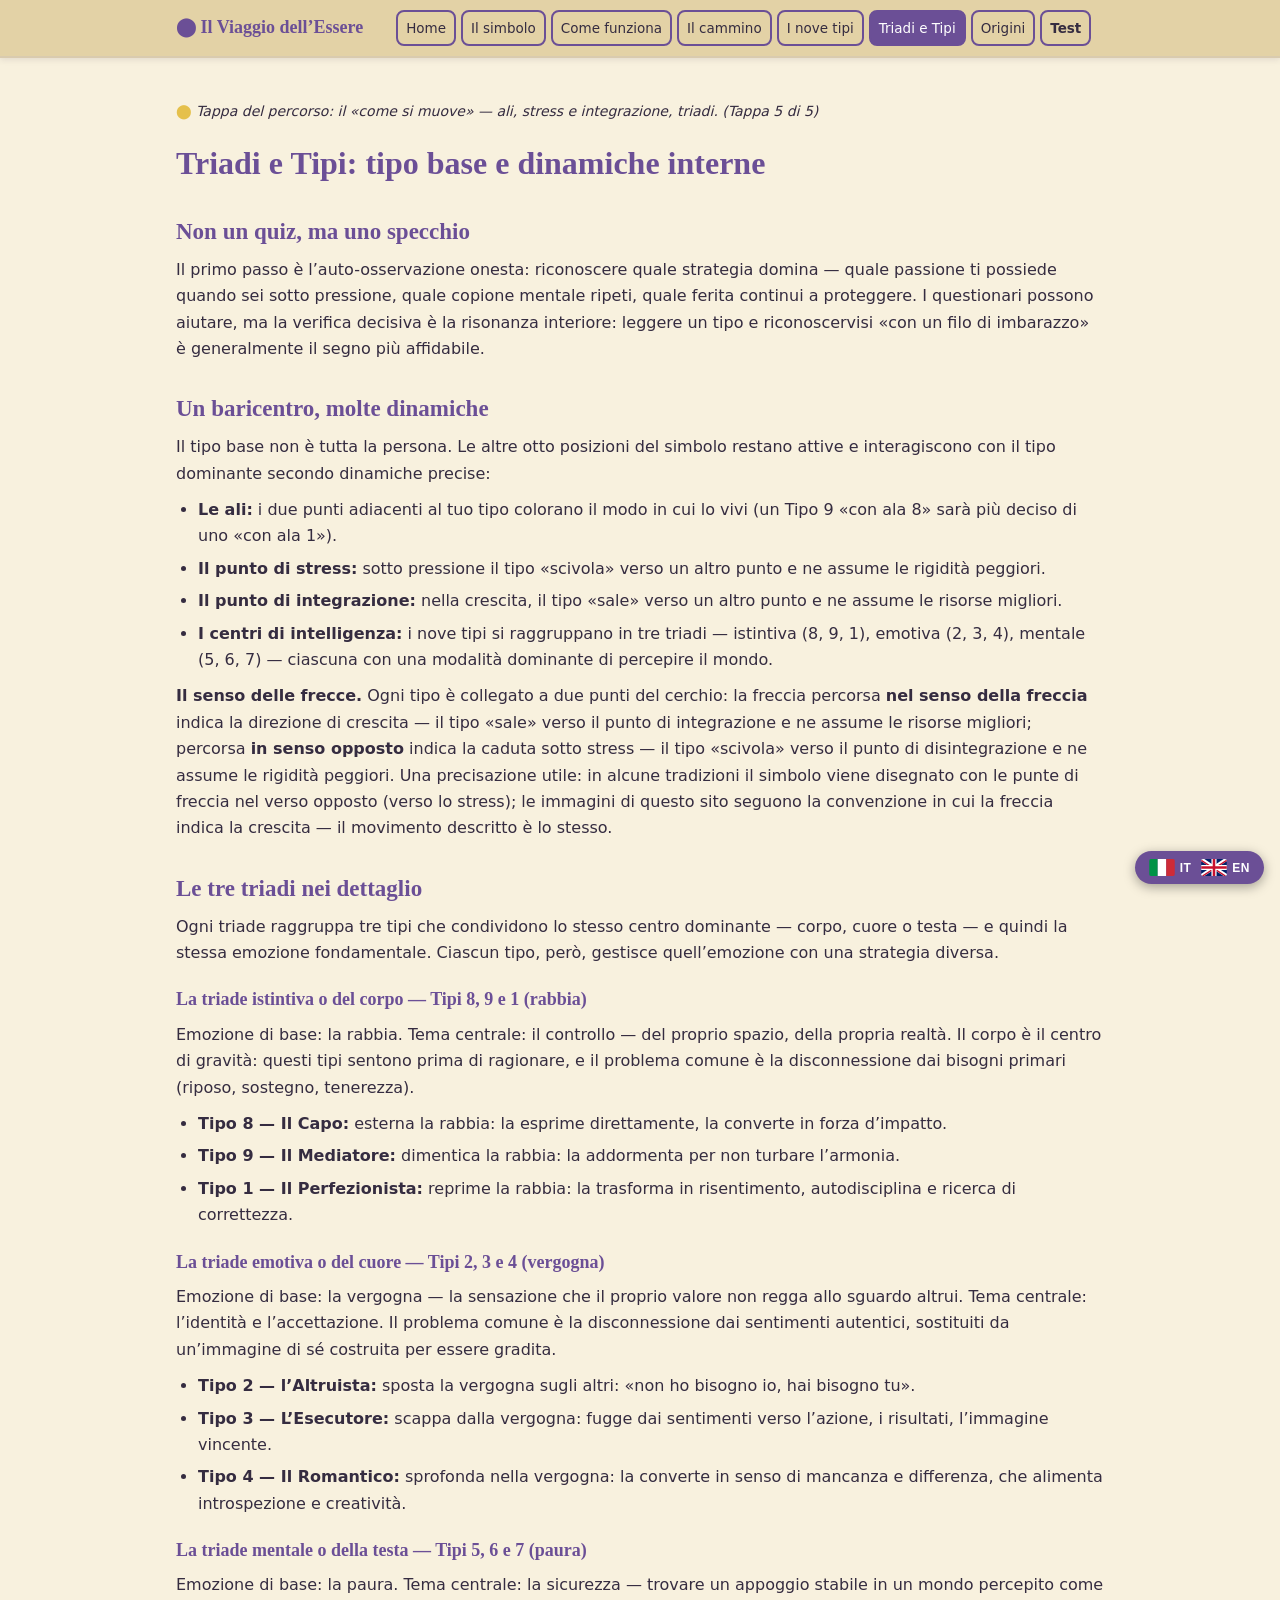
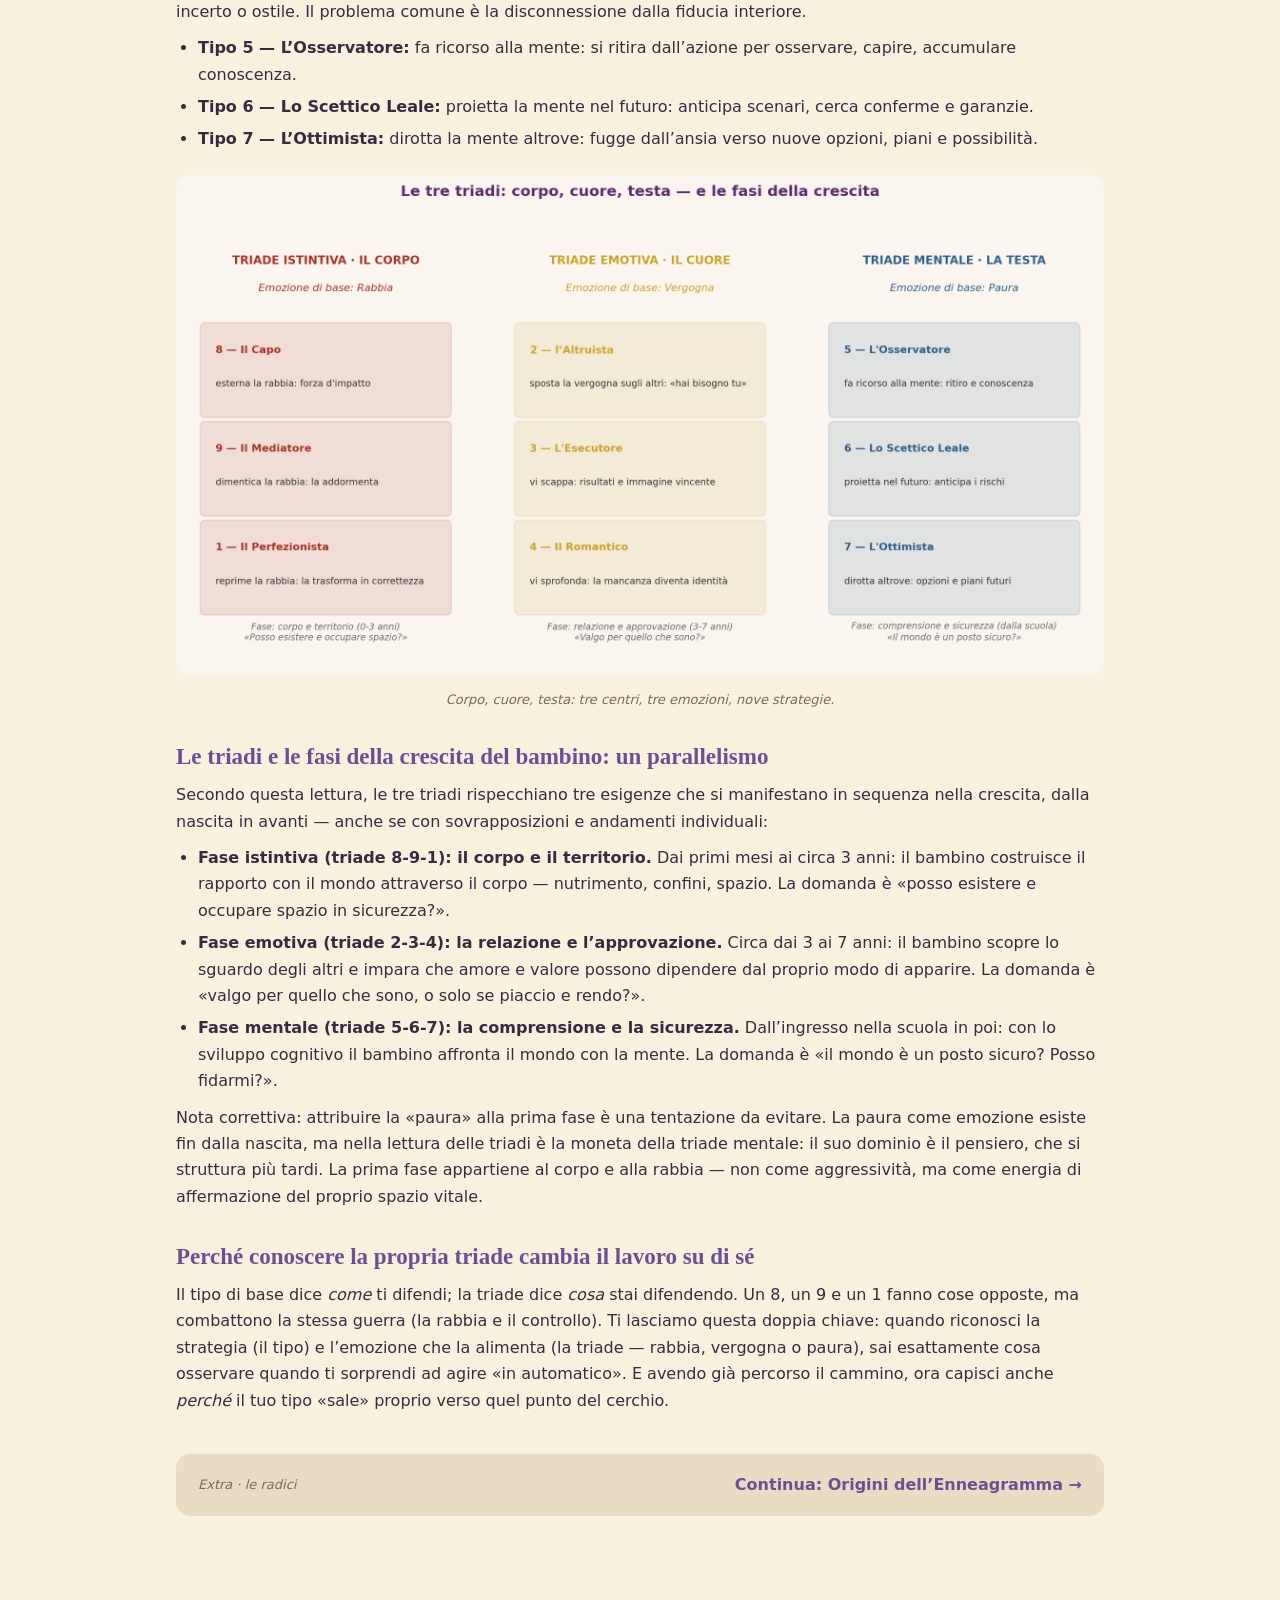
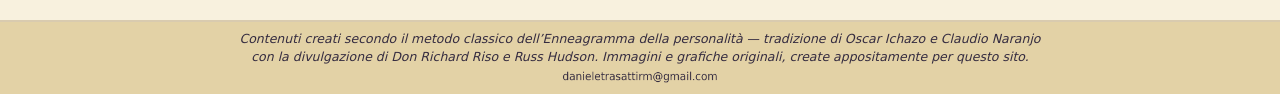
<file: triadi-tipi.html>
<!DOCTYPE html>
<html lang="it">
<head>
<meta charset="UTF-8">
<meta name="viewport" content="width=device-width, initial-scale=1.0">
<title>Triadi e Tipi — Il Viaggio dell’Essere</title>
<meta name="description" content="Ali, punti di stress e integrazione, centri di intelligenza: le tre triadi nei dettagli e le fasi di crescita.">
<link rel="stylesheet" href="css/style.css?v=35">
</head>
<body>
<nav><div class="inner"><a class="logo" href="index.html">⬤ Il Viaggio dell’Essere</a><a class="nl" href="index.html">Home</a><a class="nl" href="simbolo.html">Il simbolo</a><a class="nl" href="metodo.html">Come funziona</a><a class="nl" href="cammino.html">Il cammino</a><a class="nl" href="tipi.html">I nove tipi</a><a class="nl active" href="triadi-tipi.html">Triadi e Tipi</a><a class="nl" href="origini.html">Origini</a><a class="nl" href="test.html"><strong>Test</strong></a></div></nav>
<main>
<p class="traccia"><span class="dot">⬤</span> Tappa del percorso: il «come si muove» — ali, stress e integrazione, triadi. (Tappa 5 di 5)</p>

<h1>Triadi e Tipi: tipo base e dinamiche interne</h1>
<h2>Non un quiz, ma uno specchio</h2>
<p>Il primo passo è l’auto-osservazione onesta: riconoscere quale strategia domina — quale passione ti possiede quando sei sotto pressione, quale copione mentale ripeti, quale ferita continui a proteggere. I questionari possono aiutare, ma la verifica decisiva è la risonanza interiore: leggere un tipo e riconoscervisi «con un filo di imbarazzo» è generalmente il segno più affidabile.</p>
<h2>Un baricentro, molte dinamiche</h2>
<p>Il tipo base non è tutta la persona. Le altre otto posizioni del simbolo restano attive e interagiscono con il tipo dominante secondo dinamiche precise:</p>
<ul class="blist">
<li><strong>Le ali:</strong> i due punti adiacenti al tuo tipo colorano il modo in cui lo vivi (un Tipo 9 «con ala 8» sarà più deciso di uno «con ala 1»).</li>
<li><strong>Il punto di stress:</strong> sotto pressione il tipo «scivola» verso un altro punto e ne assume le rigidità peggiori.</li>
<li><strong>Il punto di integrazione:</strong> nella crescita, il tipo «sale» verso un altro punto e ne assume le risorse migliori.</li>
<li><strong>I centri di intelligenza:</strong> i nove tipi si raggruppano in tre triadi — istintiva (8, 9, 1), emotiva (2, 3, 4), mentale (5, 6, 7) — ciascuna con una modalità dominante di percepire il mondo.</li></ul>
<p><strong>Il senso delle frecce.</strong> Ogni tipo è collegato a due punti del cerchio: la freccia percorsa <strong>nel senso della freccia</strong> indica la direzione di crescita — il tipo «sale» verso il punto di integrazione e ne assume le risorse migliori; percorsa <strong>in senso opposto</strong> indica la caduta sotto stress — il tipo «scivola» verso il punto di disintegrazione e ne assume le rigidità peggiori. Una precisazione utile: in alcune tradizioni il simbolo viene disegnato con le punte di freccia nel verso opposto (verso lo stress); le immagini di questo sito seguono la convenzione in cui la freccia indica la crescita — il movimento descritto è lo stesso.</p>
<h2>Le tre triadi nei dettaglio</h2>
<p>Ogni triade raggruppa tre tipi che condividono lo stesso centro dominante — corpo, cuore o testa — e quindi la stessa emozione fondamentale. Ciascun tipo, però, gestisce quell’emozione con una strategia diversa.</p>
<h3>La triade istintiva o del corpo — Tipi 8, 9 e 1 (rabbia)</h3>
<p>Emozione di base: la rabbia. Tema centrale: il controllo — del proprio spazio, della propria realtà. Il corpo è il centro di gravità: questi tipi sentono prima di ragionare, e il problema comune è la disconnessione dai bisogni primari (riposo, sostegno, tenerezza).</p>
<ul class="blist">
<li><strong>Tipo 8 — Il Capo:</strong> esterna la rabbia: la esprime direttamente, la converte in forza d’impatto.</li>
<li><strong>Tipo 9 — Il Mediatore:</strong> dimentica la rabbia: la addormenta per non turbare l’armonia.</li>
<li><strong>Tipo 1 — Il Perfezionista:</strong> reprime la rabbia: la trasforma in risentimento, autodisciplina e ricerca di correttezza.</li></ul>
<h3>La triade emotiva o del cuore — Tipi 2, 3 e 4 (vergogna)</h3>
<p>Emozione di base: la vergogna — la sensazione che il proprio valore non regga allo sguardo altrui. Tema centrale: l’identità e l’accettazione. Il problema comune è la disconnessione dai sentimenti autentici, sostituiti da un’immagine di sé costruita per essere gradita.</p>
<ul class="blist">
<li><strong>Tipo 2 — l’Altruista:</strong> sposta la vergogna sugli altri: «non ho bisogno io, hai bisogno tu».</li>
<li><strong>Tipo 3 — L’Esecutore:</strong> scappa dalla vergogna: fugge dai sentimenti verso l’azione, i risultati, l’immagine vincente.</li>
<li><strong>Tipo 4 — Il Romantico:</strong> sprofonda nella vergogna: la converte in senso di mancanza e differenza, che alimenta introspezione e creatività.</li></ul>
<h3>La triade mentale o della testa — Tipi 5, 6 e 7 (paura)</h3>
<p>Emozione di base: la paura. Tema centrale: la sicurezza — trovare un appoggio stabile in un mondo percepito come incerto o ostile. Il problema comune è la disconnessione dalla fiducia interiore.</p>
<ul class="blist">
<li><strong>Tipo 5 — L’Osservatore:</strong> fa ricorso alla mente: si ritira dall’azione per osservare, capire, accumulare conoscenza.</li>
<li><strong>Tipo 6 — Lo Scettico Leale:</strong> proietta la mente nel futuro: anticipa scenari, cerca conferme e garanzie.</li>
<li><strong>Tipo 7 — L’Ottimista:</strong> dirotta la mente altrove: fugge dall’ansia verso nuove opzioni, piani e possibilità.</li></ul>
<div class="fig"><img src="assets/img/03_triadi.png" data-en="assets/img/en/03_triadi.png" alt="Le tre triadi: corpo, cuore e testa con le loro emozioni">
<figcaption>Corpo, cuore, testa: tre centri, tre emozioni, nove strategie.</figcaption></div>
<h2>Le triadi e le fasi della crescita del bambino: un parallelismo</h2>
<p>Secondo questa lettura, le tre triadi rispecchiano tre esigenze che si manifestano in sequenza nella crescita, dalla nascita in avanti — anche se con sovrapposizioni e andamenti individuali:</p>
<ul class="blist">
<li><strong>Fase istintiva (triade 8-9-1): il corpo e il territorio.</strong> Dai primi mesi ai circa 3 anni: il bambino costruisce il rapporto con il mondo attraverso il corpo — nutrimento, confini, spazio. La domanda è «posso esistere e occupare spazio in sicurezza?».</li>
<li><strong>Fase emotiva (triade 2-3-4): la relazione e l’approvazione.</strong> Circa dai 3 ai 7 anni: il bambino scopre lo sguardo degli altri e impara che amore e valore possono dipendere dal proprio modo di apparire. La domanda è «valgo per quello che sono, o solo se piaccio e rendo?».</li>
<li><strong>Fase mentale (triade 5-6-7): la comprensione e la sicurezza.</strong> Dall’ingresso nella scuola in poi: con lo sviluppo cognitivo il bambino affronta il mondo con la mente. La domanda è «il mondo è un posto sicuro? Posso fidarmi?».</li></ul>
<p>Nota correttiva: attribuire la «paura» alla prima fase è una tentazione da evitare. La paura come emozione esiste fin dalla nascita, ma nella lettura delle triadi è la moneta della triade mentale: il suo dominio è il pensiero, che si struttura più tardi. La prima fase appartiene al corpo e alla rabbia — non come aggressività, ma come energia di affermazione del proprio spazio vitale.</p>
<h2>Perché conoscere la propria triade cambia il lavoro su di sé</h2>
<p>Il tipo di base dice <em>come</em> ti difendi; la triade dice <em>cosa</em> stai difendendo. Un 8, un 9 e un 1 fanno cose opposte, ma combattono la stessa guerra (la rabbia e il controllo). Ti lasciamo questa doppia chiave: quando riconosci la strategia (il tipo) e l’emozione che la alimenta (la triade — rabbia, vergogna o paura), sai esattamente cosa osservare quando ti sorprendi ad agire «in automatico». E avendo già percorso il cammino, ora capisci anche <em>perché</em> il tuo tipo «sale» proprio verso quel punto del cerchio.</p>

<div class="next"><span class="stage">Extra · le radici</span><a href="origini.html">Continua: Origini dell’Enneagramma →</a></div>
</main>
<footer><p class="note">Contenuti creati secondo il metodo classico dell’Enneagramma della personalità — tradizione di Oscar Ichazo e Claudio Naranjo<br>con la divulgazione di Don Richard Riso e Russ Hudson. Immagini e grafiche originali, create appositamente per questo sito.</p>
<p class="webmaster"><img class="wm-mail" src="assets/img/08_webmaster_email.png" alt="Indirizzo email del webmaster"></p></footer>
<div id="google_translate_element" style="display:none"></div>
<script>
function googleTranslateElementInit(){new google.translate.TranslateElement({pageLanguage:'it',includedLanguages:'en',autoDisplay:false},'google_translate_element');}
function switchLang(l){var d=new Date();d.setTime(d.getTime()+86400000);if(l==='it'){document.cookie='googtrans=;expires=Thu, 01 Jan 1970 00:00:00 GMT;path=/';}else{document.cookie='googtrans=/it/'+l+';expires='+d.toUTCString()+';path=/';}location.reload();return false;}
window.addEventListener('load',function(){var m=document.cookie.match(/googtrans=\/it\/(\w+)/);if(m&&m[1]!='it'){document.querySelectorAll('[data-en]').forEach(function(a){if(a.tagName==='IMG'){a.src=a.getAttribute('data-en');}else{a.href=a.getAttribute('data-en');}});}});</script>
<script src="https://translate.google.com/translate_a/element.js?cb=googleTranslateElementInit"></script>
<script src="assets/js/translate-fixes.js"></script>
<div class="lang-float" title="Lingua / Language"><a href="#" onclick="return switchLang('it')" aria-label="Italiano" title="Italiano"><svg class="flag" viewBox="0 0 60 40" role="img" aria-label="IT"><rect width="20" height="40" fill="#009246"></rect><rect x="20" width="20" height="40" fill="#ffffff"></rect><rect x="40" width="20" height="40" fill="#CE2B37"></rect></svg><span>IT</span></a><a href="#" onclick="return switchLang('en')" aria-label="English" title="English"><svg class="flag" viewBox="0 0 60 40" role="img" aria-label="EN"><rect width="60" height="40" fill="#012169"></rect><path d="M0 0 L60 40 M60 0 L0 40" stroke="#ffffff" stroke-width="8" fill="none"></path><path d="M0 3 L57 40 M60 3 L3 40" stroke="#C8102E" stroke-width="3.5" fill="none"></path><path d="M30 0 V40 M0 20 H60" stroke="#ffffff" stroke-width="12" fill="none"></path><path d="M30 0 V40 M0 20 H60" stroke="#C8102E" stroke-width="6" fill="none"></path></svg><span>EN</span></a></div>
</body>
</html>
</file>
<file: css/style.css>
:root{
  --lilla:#6B4F96; --prugna:#352C40; --inchiostro:#241D2B; --oro:#E5C04B; --oro-tenue:#D9B45B;
  --crema:#F8F1DE; --sabbia:#F0E5C8; --caramello:#E9DCC3;
  --grigio:#7A6A55; --terra:#B26E5E; --blu:#5B7E9E; --salvia:#7A9471;
  --maxw:960px;
}
*{box-sizing:border-box;margin:0;padding:0}
body{font-family:'Segoe UI',system-ui,sans-serif;background:#F8F1DE;color:#352C40;line-height:1.65;font-size:16px}
h1,h2,h3{font-family:Georgia,'Times New Roman',serif;color:#6B4F96;line-height:1.3}
img{max-width:100%;height:auto;border-radius:12px}
a{color:#6B4F96}
nav{position:sticky;top:0;z-index:10;background:#E3D2A6;border-bottom:2px solid #D9CBAF;box-shadow:0 2px 6px rgba(53,44,64,.10)}
nav .inner{max-width:960px;margin:0 auto;display:flex;flex-wrap:wrap;gap:4px;align-items:center;padding:10px 16px}
nav .logo{font-family:Georgia,serif;font-weight:bold;color:#6B4F96;margin-right:28px;font-size:18px;text-decoration:none;white-space:nowrap}
nav a.nl{padding:6px 10px;border-radius:8px;text-decoration:none;font-size:14px;color:#352C40}
nav a.nl:hover{background:#f6ead0}
nav a.nl.active{background:#6B4F96;color:#fff}
nav a.nl strong{font-weight:800}
.skip-deep{text-align:center;margin:16px 0 0}
.skip-deep a{font-weight:700;color:#6B4F96}
.deep-dive{display:flex;align-items:center;gap:16px;margin:64px 0 26px}
.deep-line{flex:1;height:2px;background:#6B4F96;opacity:.45;border-radius:2px}
.deep-title{margin:0;font-size:22px;letter-spacing:6px;color:#6B4F96;font-weight:800;white-space:nowrap}
.next .alt{display:inline-block;margin-top:10px;font-weight:700;color:#6B4F96;font-size:.95em}
main{max-width:960px;margin:0 auto;padding:32px 16px 56px}
.traccia{font-style:italic;font-size:14px;color:#352C40;margin-bottom:20px}
.traccia .dot{color:#E5C04B;font-style:normal}
main h1{font-size:32px;margin-bottom:6px}
main h2{font-size:23px;margin:32px 0 10px}
main h3{font-size:18px;margin:22px 0 8px}
main p{margin:10px 0}
ul.blist{margin:8px 0 8px 22px}
ul.blist li{margin:6px 0}
.lead{font-size:18px;color:#7A6A55;font-style:italic;margin-bottom:16px}
.hero{background:#E9DCC3;border-radius:16px;padding:36px 28px;margin-bottom:28px}
.hero h1{font-size:38px;margin-bottom:10px}
.cards{display:grid;grid-template-columns:repeat(auto-fit,minmax(260px,1fr));gap:18px;margin:22px 0}
.card{background:#fff;border:1px solid #F0E5C8;border-radius:14px;overflow:hidden;transition:transform .2s,box-shadow .2s}
.card:hover{transform:translateY(-4px);box-shadow:0 8px 22px rgba(60,45,75,.12)}
.card .bd{padding:16px}
.card h3{margin-top:0}
.card p{color:#241D2B;font-size:14.5px}
.card .cta{display:inline-block;margin-top:8px;font-weight:600;text-decoration:none}
.tipo{border:2px solid #F0E5C8;border-radius:14px;margin:22px 0;overflow:hidden;background:#fff}
.tipo .head{padding:12px 16px;color:#fff;font-weight:600;display:flex;gap:12px;align-items:baseline}
.tipo .head .num{font-size:26px;font-family:Georgia,serif}
.tipo .body{padding:14px 16px;color:#241D2B;font-size:15px}
.tipo .body ul{list-style:none}
.tipo .body li{margin:6px 0;padding-left:16px;position:relative}
.tipo .body li::before{content:"◆";color:#D9B45B;position:absolute;left:0;font-size:10px;top:5px}
.tipo .body li.l-mot strong{color:#6B4F96}
.tipo .body li.l-luce strong{color:#7A9471}
.tipo .body li.l-ombra strong{color:#B26E5E}
.t-ist .head{background:#B26E5E} .t-ist{border-color:#B26E5E}
.t-emo .head{background:#D9B45B} .t-emo{border-color:#D9B45B}
.t-men .head{background:#5B7E9E} .t-men{border-color:#5B7E9E}
.quote{border-left:4px solid #E5C04B;background:#F0E5C8;color:#241D2B;padding:14px 18px;border-radius:0 12px 12px 0;font-style:italic;margin:20px 0}
.next{margin-top:40px;padding:18px 22px;background:#E9DCC3;border-radius:14px;display:flex;justify-content:space-between;align-items:center;gap:12px;flex-wrap:wrap}
.next a{font-weight:600;text-decoration:none;font-size:16px}
.next .stage{font-size:13px;color:#7A6A55;font-style:italic}
.fig{text-align:center;margin:22px 0}
.fig figcaption{font-size:13px;color:#7A6A55;font-style:italic;margin-top:6px}
.persona{margin:10px 0;padding-left:14px;border-left:3px solid #F0E5C8}
.persona b{color:#6B4F96}
footer{background:#E3D2A6;border-top:2px solid #D9CBAF;margin-top:48px;padding:8px 16px;text-align:center;font-size:12.5px;line-height:1.4;color:#352C40}
footer .note{max-width:960px;margin:0 auto;font-style:italic}
@media (max-width:560px){ main h1{font-size:27px} .hero h1{font-size:29px} }

/* Griglia interattiva delle nove tessere */
html{scroll-behavior:smooth}
.tipo{scroll-margin-top:80px}
.tgrid{display:grid;grid-template-columns:repeat(3,1fr);gap:16px;margin:22px 0 10px}
.tile{background:#fff;border:3px solid #F0E5C8;border-radius:14px;padding:14px 14px 16px;text-decoration:none;color:#352C40;display:flex;flex-direction:column;gap:12px;text-align:center;transition:transform .2s,box-shadow .2s}
.tile:hover{transform:translateY(-4px);box-shadow:0 8px 22px rgba(60,45,75,.14)}
.tile .thead{display:flex;gap:12px;align-items:center;border-radius:10px;padding:10px 14px;color:#fff;font-weight:700}
.tile .num{font-family:Georgia,serif;font-size:30px}
.tile .tname{font-size:14.5px;letter-spacing:.4px;text-align:left}
.tile .tags{font-style:italic;color:#6B4F96}
.tile .emo{font-size:13px;color:#7A6A55}
.tile .go{font-weight:700;margin-top:auto}
.tile.t-ist .thead{background:#B26E5E} .tile.t-ist{border-color:#B26E5E} .tile.t-ist .go{color:#B26E5E}
.tile.t-emo .thead{background:#D9B45B} .tile.t-emo{border-color:#D9B45B} .tile.t-emo .go{color:#a87f1c}
.tile.t-men .thead{background:#5B7E9E} .tile.t-men{border-color:#5B7E9E} .tile.t-men .go{color:#5B7E9E}
.legend{font-size:12.5px;color:#7A6A55;text-align:center;font-style:italic;margin-top:6px}
@media (max-width:560px){ .tgrid{gap:8px} .tile{padding:8px;gap:6px;border-width:2px} .tile .thead{padding:6px 8px;gap:6px} .tile .num{font-size:20px} .tile .tname{font-size:10.5px} .tile .tags{font-size:11px} .tile .emo{font-size:10px} .tile .go{font-size:11px} }

/* ===== Schede tipo: elenco base in cornice ===== */
.tipo .body ul.base{list-style:none;background:#E9DCC3;border:2px solid #F0E5C8;border-radius:12px;padding:12px 16px;margin:4px 0 6px}
.tipo .body ul.base li{margin:6px 0}
/* ===== Schede tipo: titoli sezioni ===== */
.tipo .body h4.sec{font-family:'Segoe UI',system-ui,sans-serif;font-size:15.5px;margin:20px 0 8px;padding-bottom:5px;border-bottom:2px solid #F0E5C8}
.tipo .body h4.s-mot{color:#96503f}
.tipo .body h4.s-luce{color:#2f7d46}
.tipo .body h4.s-ombra{color:#b03030}
.tipo .body p.mot{margin:6px 0 4px}
/* ===== Schede tipo: elenchi Luce/Ombra ===== */
.tipo .body ul.blist{list-style:none;margin:6px 0 4px}
.tipo .body ul.blist li{margin:5px 0;padding-left:16px;position:relative}
.tipo .body ul.blist li::before{content:"◆";position:absolute;left:0;top:4px;font-size:10px;color:#D9B45B}
.tipo .body h4.s-luce + ul.blist li::before{color:#2f7d46}
.tipo .body h4.s-ombra + ul.blist li::before{color:#b03030}
/* ===== Schede tipo: box Sotto stress / In crescita ===== */
.tipo .body .dyn{display:grid;grid-template-columns:1fr 1fr;gap:14px;margin-top:22px}
.tipo .body .dbox{border-radius:12px;padding:14px 16px;border:1px solid}
.tipo .body .dbox h5{font-family:'Segoe UI',system-ui,sans-serif;font-size:14.5px;margin:0 0 8px}
.tipo .body .dbox h5 span{font-weight:400;font-size:12px;opacity:.8}
.tipo .body .dbox p{margin:0;font-size:14px;line-height:1.55}
.tipo .body .dstress{background:#f7e6e1;border-color:#c08a7a}
.tipo .body .dstress h5{color:#8f3226}
.tipo .body .dgrow{background:#e8f0e2;border-color:#93ac84}
.tipo .body .dgrow h5{color:#3f6634}
@media (max-width:560px){ .tipo .body .dyn{grid-template-columns:1fr} }

/* Freccia evidenziata nelle formule */
.freccia{color:#6B4F96;font-weight:700;font-size:1.3em}

/* Frase guida menu in home */
.guida-menu{display:block;text-align:center;font-weight:700;font-size:1.35em;color:#352C40;background:#E9DCC3;border:2px solid #D9B45B;border-radius:14px;padding:20px 24px;margin:30px 0 10px}

/* Voci del menu incorniciate */
nav a.nl{border:1.5px solid #F0E5C8}
nav a.nl:hover{border-color:#6B4F96}

/* Voci del menu: cornice marcata viola + distanziamento */
nav .inner{gap:10px}
nav a.nl{border:2.5px solid #6B4F96}
nav a.nl:hover{border-color:#352C40}

/* Bottone Test */
.test-btn{text-align:center;margin:30px 0}
.test-btn img{width:280px;max-width:70%;height:auto;transition:transform .2s}
.test-btn a:hover img{transform:scale(1.05)}

/* Menu: tutte le voci su una riga su desktop */
@media (min-width:641px){
  nav .inner{max-width:960px;flex-wrap:nowrap;gap:5px}
  nav a.nl{padding:5px 8px;font-size:13.5px;white-space:nowrap}
}

/* Bottone secondario più piccolo */
.test-btn.sm img{width:190px}

/* Riga webmaster nel footer (centrata) */
footer .webmaster{margin:3px auto 0;max-width:960px;text-align:center}

/* Email webmaster come immagine (anti-oscuramento): altezza come il testo della nota */
footer .webmaster img.wm-mail{height:.9em;width:auto;vertical-align:-0.1em}

.formula-box{position:relative;max-width:460px;margin:28px auto 34px;padding:22px 30px;background:#FCF8EF;border:4px double var(--lilla);border-radius:18px;text-align:center;box-shadow:0 3px 14px rgba(53,44,64,.12)}
.formula-box p{margin:8px 0;font-size:16px;color:#352C40}

.formula-box::before,.formula-box::after{content:"";position:absolute;top:50%;transform:translateY(-50%) rotate(45deg);width:12px;height:12px;background:#F2CF82;border:2px solid var(--lilla)}
.formula-box::before{left:-8px}
.formula-box::after{right:-8px}



/* DT31 — menu compatto su schermi piccoli: le voci inglesi (piu' lunghe)
   devono occupare le stesse 3 righe di quelle italiane */
@media (max-width:900px){
  nav .inner{flex-wrap:wrap;gap:4px}
  nav a.nl{font-size:11.5px;padding:4px 6px;white-space:nowrap}
    }

/* DT34 — bandierine come SVG inline (niente file, niente cache, mai stirate)
   e menu mobile: bandierine in alto a destra (dove c'era Home), Home a
   sinistra di "Il simbolo". */

@media (max-width:900px){
  nav .inner{display:grid;grid-template-columns:auto auto auto auto auto;justify-content:start;gap:5px;
    grid-template-areas:"lg lg lg lg fl" "hm sm cf ic ." "nt tr or tg .";}
  nav .inner>*:nth-child(1){grid-area:lg}
  nav .inner>*:nth-child(2){grid-area:hm}
  nav .inner>*:nth-child(3){grid-area:sm}
  nav .inner>*:nth-child(4){grid-area:cf}
  nav .inner>*:nth-child(5){grid-area:ic}
  nav .inner>*:nth-child(6){grid-area:nt}
  nav .inner>*:nth-child(7){grid-area:tr}
  nav .inner>*:nth-child(8){grid-area:or}
  nav .inner>*:nth-child(9){grid-area:tg}
  nav .inner>*:nth-child(10){grid-area:fl;justify-self:end;align-self:center}
  nav a.nl{font-size:11px;padding:3px 5px;white-space:nowrap}
}
/* DT35 — selettore di lingua FLOTTANTE (fuori dal menu: stabile su
   desktop e mobile, non influenzato dal layout del menu) */
.lang-float{position:fixed;right:16px;bottom:16px;z-index:9999;display:flex;gap:10px;align-items:center;
  background:#6B4F96;padding:8px 14px;border-radius:26px;box-shadow:0 3px 12px rgba(0,0,0,.35)}
.lang-float a{display:flex;align-items:center;gap:5px;text-decoration:none;color:#fff;
  font:700 12px/1 sans-serif;letter-spacing:.5px}
.lang-float a:hover{text-decoration:underline}
.lang-float svg.flag{display:block;width:26px;height:17px;border-radius:2px}
</file>
